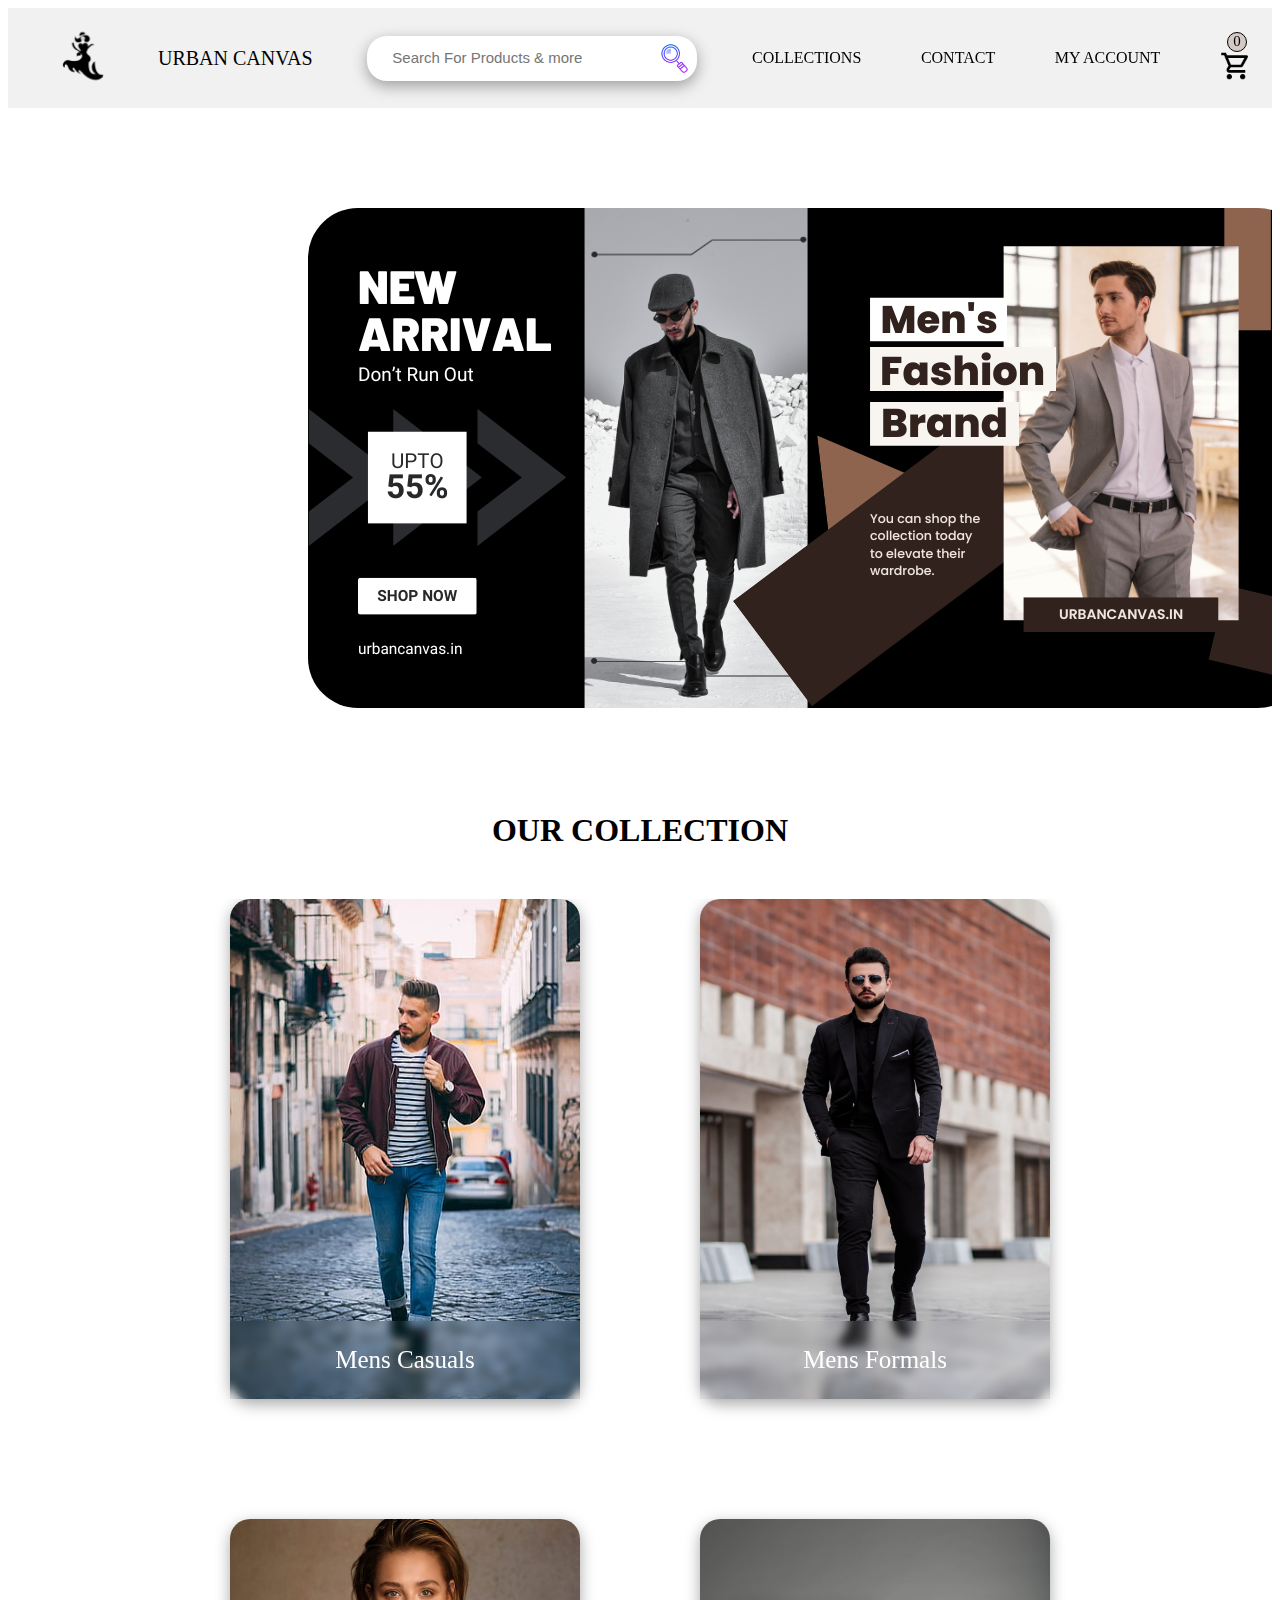
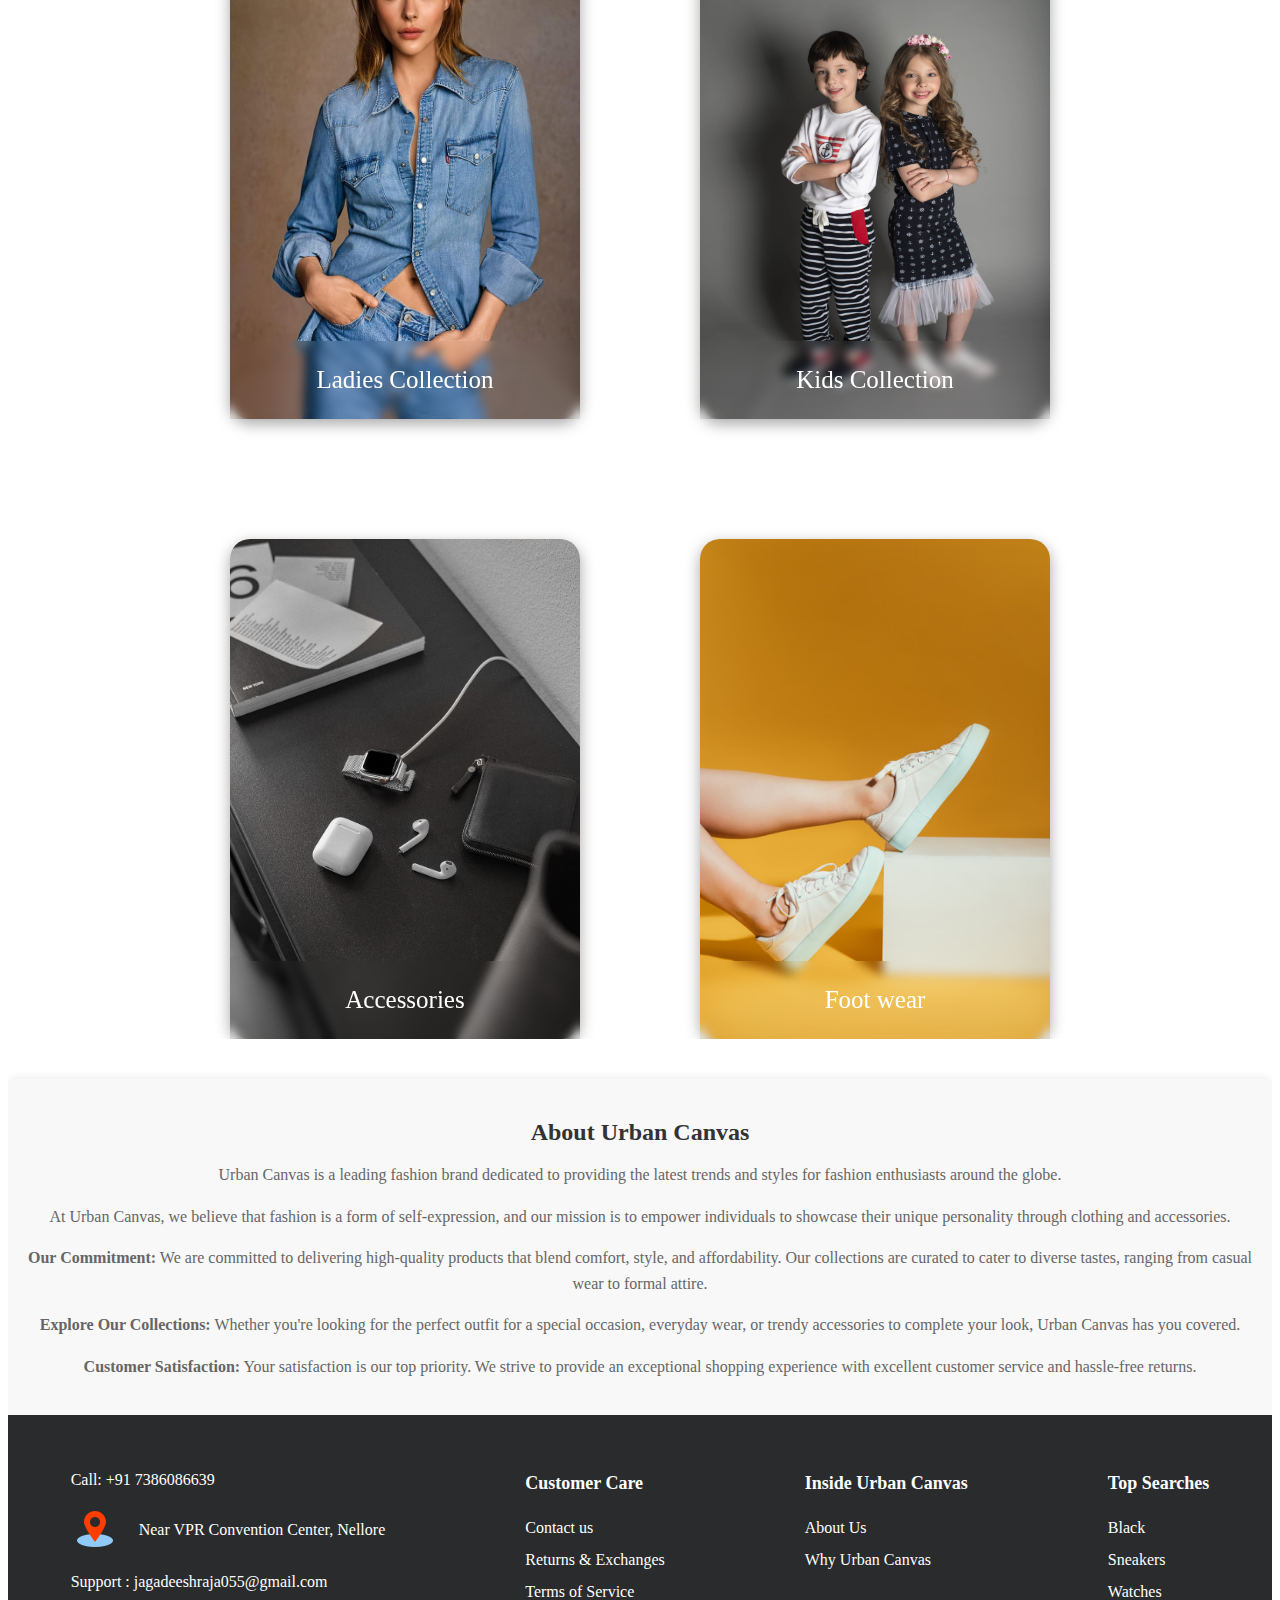
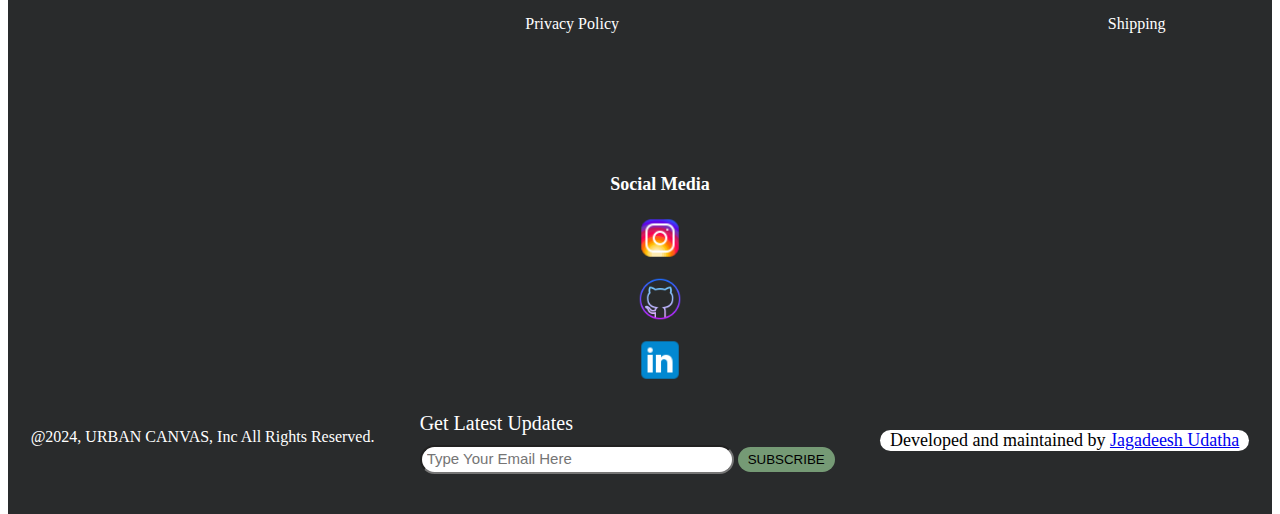
<file: index.html>
<!DOCTYPE html>
<html lang="en">
<head>
  <meta charset="UTF-8">
  <meta name="viewport" content="width=device-width, initial-scale=1.0, maximum-scale=1.0, user-scalable=no">

  <title>Urban Canvas</title>
  <link rel = "stylesheet" href = "header.css">
  <link rel = "stylesheet" href = "index.css">
  <link rel = "stylesheet" href = "media-screen.css">
  <link rel="stylesheet" href = "footer.css">
</head>
<body>
  <div  class="header-div" id = "header-div-id">
    <header>
      <nav class="main-header">
        <div class="outer-left-header">
          <div class="left-header">
            <a href = "index.html">
              <img class="main-logo" src = "images/UrbanCanvasLogo.png" alt = "Fashion-Logo">
            </a>
            <p class="logo-name">
              URBAN CANVAS
            </p>
          </div>
          <div class="mobile-menu">
            <div class="add-to-cart">
              <div class="cart-value-div">
                <p class="cart-value"> 0 </p>
              </div>
              <a href = "cart.html">
                <img class="add-to-cart-img" src="images/AddToCart.png" alt = "Cart">
              </a>
            </div>
        </div>
      </div>
          
        
      <div class="results-bar">
          <input type = "text" placeholder="Search For Products & more" class="search-input">
          <img onclick = "searchItems();" src = "images/icons/icons8-search-64.png">
        
      </div>
      <div class="right-header">
        <li onclick = "scrollToSection('collections-page');">COLLECTIONS</li>
        <li onclick = "scrollToSection('about-page')">CONTACT</li>
        <li>MY ACCOUNT</li>
        
        <div class="add-to-cart" >
          <div class="cart-value-div">
            <p class="cart-value">  </p>
          </div>
          <a href = "cart.html"><img class="add-to-cart-img" src="images/AddToCart.png" alt = "Cart"></a>

        </div>
      </div>
  
      </nav>
    </header>
  </div>
  
  
  
  <div class="whole-main-page" id="whole-page">
    
    <main>
      <div class="images-scroll">
        <div class="mens-wear">
            <a href = "mens-casuals.html">
              <img  onmouseover="stopScroll()" onmouseleave="startScroll()" src="images/Mens-wear.png" alt = "mens-wear-promotion">
            </a>
        </div>
        <div class="womens-wear">
          <a href = "ladies-collection.html">
            <img onmouseover="stopScroll()" onmouseleave="startScroll()"  src = "images/ladies-wear.gif" alt = "ladies-wear-promotion">
          </a>
        </div>
        <div class="shoes">
          <a href = "shoe-collection.html">
            <img onmouseover="stopScroll()" onmouseleave="startScroll()"  src ="images/foot-wear.png" alt = "foot-wear-promotion">
          </a>
        </div>

        <div class="accessories">
          <a href = "accessories-collection.html">
            <img onmouseover="stopScroll()" onmouseleave="startScroll()"  src = "images/accessories.gif" alt = "accessories-promotion">
          </a>
        </div>

        <div class="kids-wear">
          <a href = "kids-collection.html">
            <img onmouseover="stopScroll()" onmouseleave="startScroll()"  src = "images/kids-wear.gif" alt = "kids-wear-promotion">

          </a>
        </div>
      </div>
      <h1 id = "collections-page"> OUR COLLECTION </h1>
      <div class="collections">
        <div class="mens-collection" onclick="goToMensCasual()">
          <img class="collection-image" src = "images/mens-collection.jpg">
          <div  class="collection-name">
            <p> Mens Casuals</p>
          </div>
        </div>
        <div class="mens-formal-collection" onclick = "goToMensFormal()">
          <img class="collection-image" src = "images/mens-formal-collection.jpg">
          <div  class="collection-name">
            <p> Mens Formals</p>
          </div>
        </div>
        <div class="ladies-collection" onclick = "goToLadiesCollection();">
          <img class="collection-image" src = "images/womens-collection.jpg">
          <div  class="collection-name">
            <p> Ladies Collection</p>
          </div>
        </div>
        <div class="kids-collection" onclick = "goToKidsCollection();">
          <img class="collection-image" src = "images//kids-wear-collection.jpg">
          <div  class="collection-name">
            <p> Kids Collection</p>
          </div>
        </div>
        <div class="accessories-collection" onclick = "goToAccessoriesCollection();">
          <img class="collection-image" src = "images/accessories-collection.jpg">
          <div  class="collection-name">
            <p> Accessories </p>
          </div>
        </div>
        <div class="foot-wear-collection" onclick = "goToFootWearCollection();">
          <img class="collection-image" src = "images/foot-wear-collection.jpg">
          <div  class="collection-name">
            <p> Foot wear </p>
          </div>
        </div>
      </div>

      <section class="about-section" id = 'about-page'>
        <h2>About Urban Canvas</h2>
        <p>
          Urban Canvas is a leading fashion brand dedicated to providing the latest trends and styles for fashion enthusiasts around the globe.
        </p>
        <p>
          At Urban Canvas, we believe that fashion is a form of self-expression, and our mission is to empower individuals to showcase their unique personality through clothing and accessories.
        </p>
        <p>
          <strong>Our Commitment:</strong> We are committed to delivering high-quality products that blend comfort, style, and affordability. Our collections are curated to cater to diverse tastes, ranging from casual wear to formal attire.
        </p>
        <p>
          <strong>Explore Our Collections:</strong> Whether you're looking for the perfect outfit for a special occasion, everyday wear, or trendy accessories to complete your look, Urban Canvas has you covered.
        </p>
        <p>
          <strong>Customer Satisfaction:</strong> Your satisfaction is our top priority. We strive to provide an exceptional shopping experience with excellent customer service and hassle-free returns.
        </p>
      </section>
    </main>
    <footer id="contact-page">
      <section class="contact-section">
        
        <div class="all-footer">
          <div class="phone-email">
            <p> Call: +91 7386086639</p>
            <div class="maps-icon">
              <a href = "https://www.google.com/maps/place/VPR+Convention+Centre/@14.3868989,79.9752205,15z/data=!4m6!3m5!1s0x3a4cf3afc59ce0b1:0xd9302344cf956f59!8m2!3d14.3877938!4d79.9732563!16s%2Fg%2F1q62fb8f_?entry=ttu">          <img src = "images/icons/icons8-place-marker-48.png">
              </a>
              <p> Near VPR Convention Center, Nellore</p>
            </div>
            <p> Support : jagadeeshraja055@gmail.com</p>
          </div>

          <div class="customer-care">
            <ul> <p>Customer Care</p>
              <li>Contact us</li>
              <li>Returns & Exchanges</li>
              <li>Terms of Service</li>
              <li>Privacy Policy</li>
            </ul>
          </div>
  
          <div class="inside-urban-canvas">
            <ul> <p>Inside Urban Canvas</p>
              <li>About Us</li>
              <li>Why Urban Canvas</li>
            </ul>
          </div>
  
          <div class="top-searches">
            <ul> <p>Top Searches</p>
              <li>Black</li>
              <li>Sneakers</li>
              <li>Watches</li>
              <li>Shipping</li>
            </ul>
          </div>
  
          <div class="social-media">
            <ul> <p> Social Media </p>
            <li>
              <div class="social-media-data">
                <a href = "https://www.instagram.com/jagadeesh_raja_/">
                  <img src = "images/icons/icons8-instagram-48.png">
                </a>
              </div>
            </li>
            <li>
              <div class="social-media-data">
                <a href ="https://github.com/Jagadeesh-Udatha?tab=repositories">
                  <img src = "images/icons/icons8-github-64.png">
                </a>
              </div>
            </li>
            <li>
              <div class="social-media-data">
                <a href  = "https://www.linkedin.com/in/jagadeesh-udatha-109935244/">
                  <img src = "images/icons/icons8-linkedin-48.png">
                </a>
              </div>
            </li>
          </ul>  
          </div>
        </div>

        <div class="end-footer">
          <div class="rights">
            <p>@2024, URBAN CANVAS, Inc <span> All Rights Reserved.</span></p>
          </div>
          <div class="get-latest-info">
            <label for="text" > Get Latest Updates </label>
            <div clas="all-latest">
              <input type = 'text' id = "text" placeholder="Type Your Email Here"> 
              <button class="all-latest-button">
                SUBSCRIBE
              </button>
            </div>
          </div>
          <div class="maintained">
            <p>Developed and maintained by <a href = "https://www.linkedin.com/in/jagadeesh-udatha-109935244/"> Jagadeesh Udatha</a></p>
          </div>
        </div>
      </section>
    </footer>
  </div>

    <script src = "casuals.js"></script>
    <script src  = "search-items.js"></script>
    <script src = "formals.js"></script>
    <script src = "kids-collections.js"></script>
    <script src = "ladies-collection.js"></script>
    <script src = "shoe-collection.js"></script>
    <script src = "accessories-collection.js"></script>
    <script src = "index.js"></script>

</body>
</html>
</file>
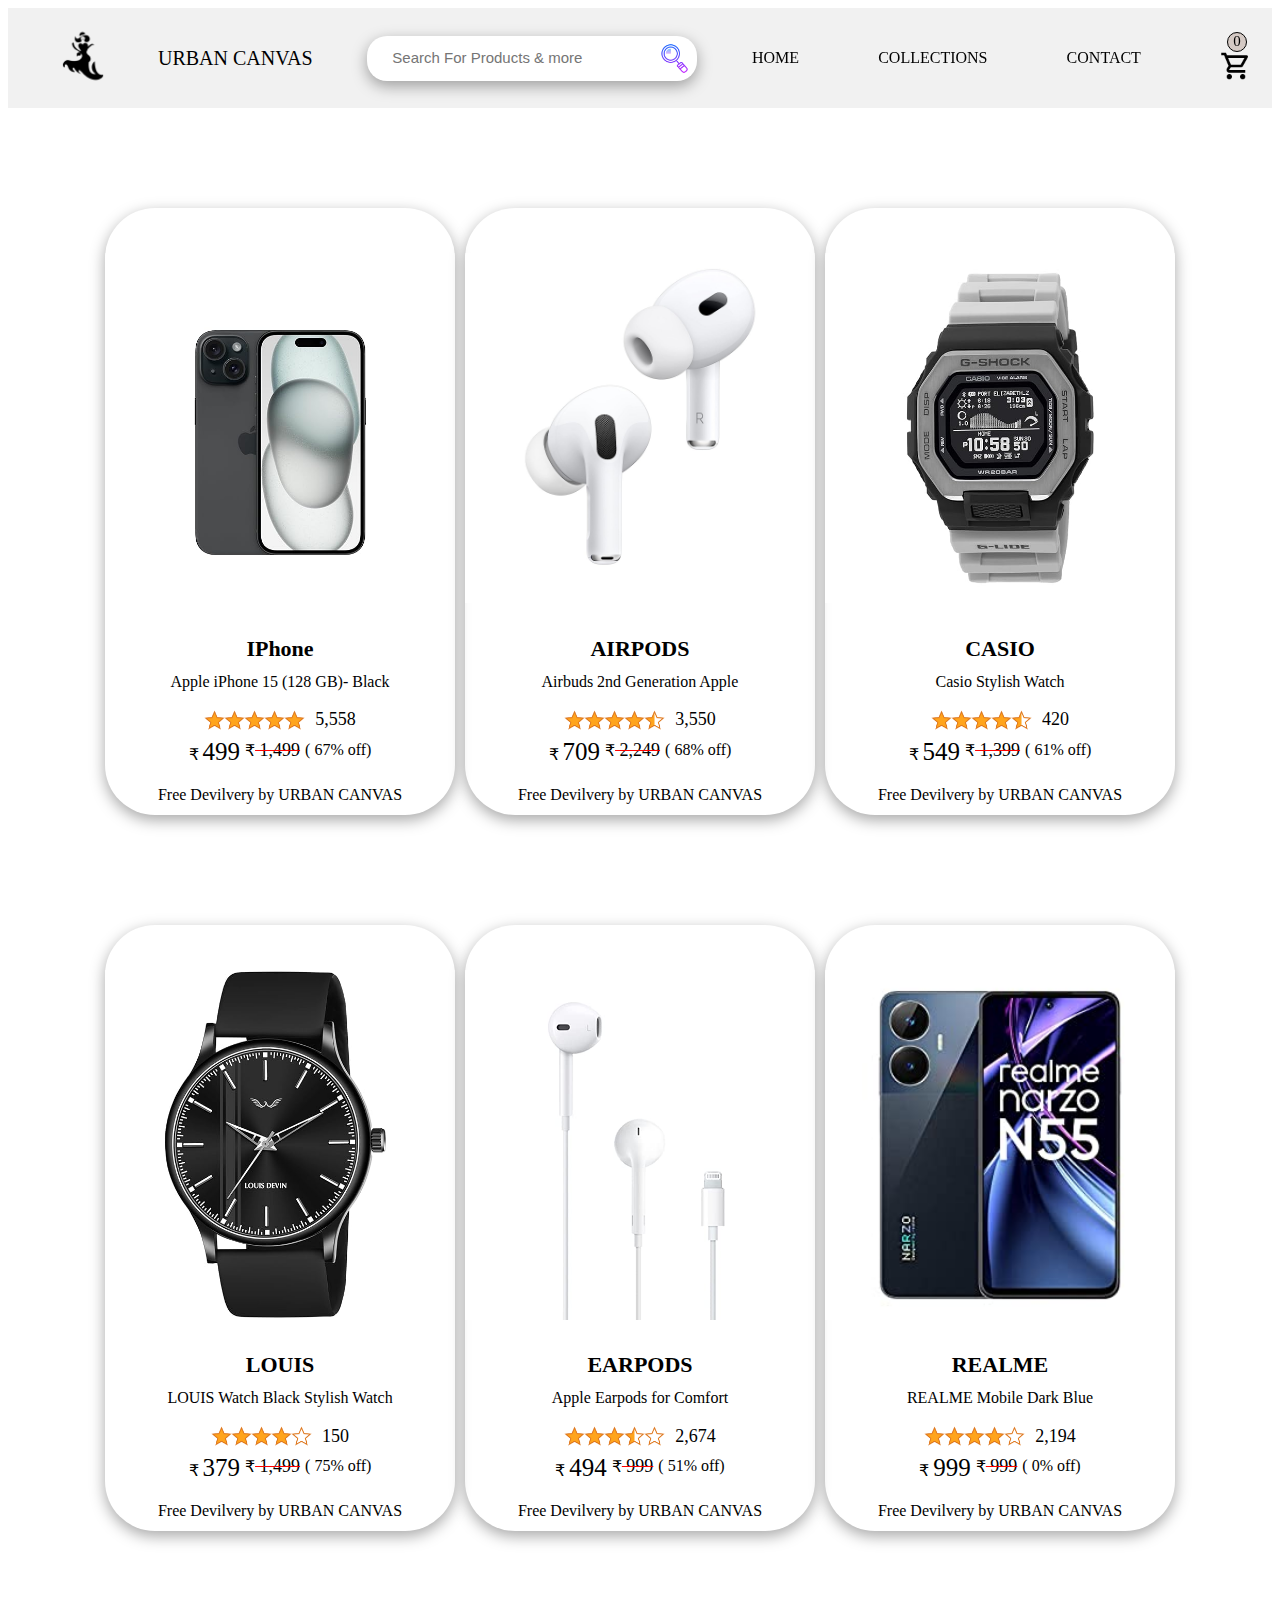
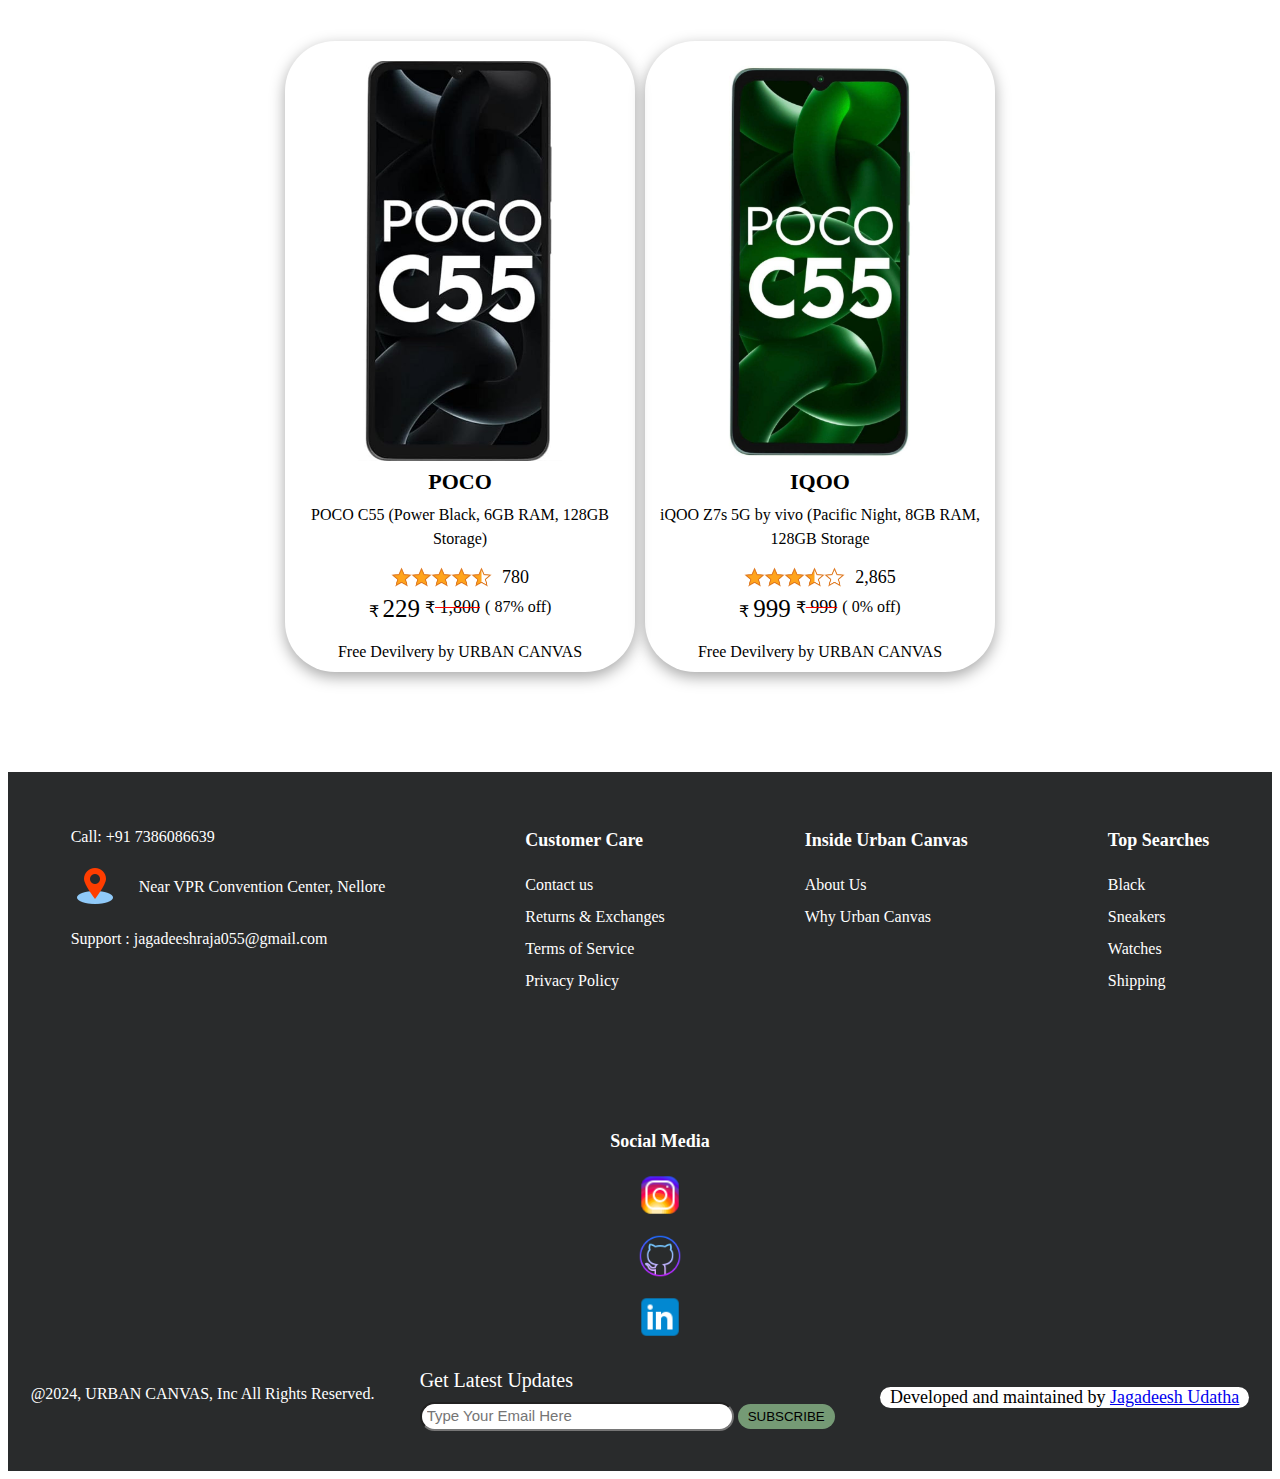
<file: accessories-collection.html>
<!DOCTYPE html>
<html lang="en">
<head>
  <meta charset="UTF-8">
  <meta name="viewport" content="width=device-width, initial-scale=1.0, maximum-scale=1.0, user-scalable=no">
  <title>Mens Casuals</title>
  <link rel = "stylesheet" href = "header.css">
  <link rel = "stylesheet" href = "mens-casuals.css">
  <link rel="stylesheet" href = "footer.css">
  <link rel = "stylesheet" href = "media-screen.css">

</head>
<body>
  <div  class="header-div" id = "header-div-id">
    <header>
      <nav class="main-header">
        <div class="outer-left-header">
          <div class="left-header">
            <a href = "index.html">
              <img class="main-logo" src = "images/UrbanCanvasLogo.png" alt = "Fashion-Logo">
            </a>
            <p class="logo-name">
              URBAN CANVAS
            </p>
          </div>
          <div class="mobile-menu">
            <div class="add-to-cart">
              <div class="cart-value-div">
                <p class="cart-value"> 0 </p>
              </div>
              <a href = "cart.html"><img class="add-to-cart-img" src="images/AddToCart.png" alt = "Cart"></a>
  
            </div>
          </div>
        </div>
        
        <div class="results-bar">
            <input type = "text" placeholder="Search For Products & more" class="search-input">
            <img onclick = "searchItems();" src = "images/icons/icons8-search-64.png">
          
        </div>
        <div class="right-header">
          <li onclick = "goToHomePage();">HOME</li>
          <li onclick = "redirectToCollections()">COLLECTIONS</li>
          <li onclick = "scrollToSection('contact-page');">CONTACT</li>
          
          <div class="add-to-cart" >
            <div class="cart-value-div">
              <p class="cart-value"> 0 </p>
            </div>
            <a href = "cart.html"><img class="add-to-cart-img" src="images/AddToCart.png" alt = "Cart"></a>

          </div>
        </div>
  
      </nav>
    </header>
  </div>
  <div class="all-outfits-mens-casual" id="all-men-casual">
   
  </div>
  <footer id="contact-page">
    <section class="contact-section">
      
      <div class="all-footer">
        <div class="phone-email">
          <p> Call: +91 7386086639</p>
          <div class="maps-icon">
            <a href = "https://www.google.com/maps/place/VPR+Convention+Centre/@14.3868989,79.9752205,15z/data=!4m6!3m5!1s0x3a4cf3afc59ce0b1:0xd9302344cf956f59!8m2!3d14.3877938!4d79.9732563!16s%2Fg%2F1q62fb8f_?entry=ttu">          <img src = "images/icons/icons8-place-marker-48.png">
            </a>
            <p> Near VPR Convention Center, Nellore</p>
          </div>
          <p> Support : jagadeeshraja055@gmail.com</p>
        </div>

        <div class="customer-care">
          <ul> <p>Customer Care</p>
            <li>Contact us</li>
            <li>Returns & Exchanges</li>
            <li>Terms of Service</li>
            <li>Privacy Policy</li>
          </ul>
        </div>

        <div class="inside-urban-canvas">
          <ul> <p>Inside Urban Canvas</p>
            <li>About Us</li>
            <li>Why Urban Canvas</li>
          </ul>
        </div>

        <div class="top-searches">
          <ul> <p>Top Searches</p>
            <li>Black</li>
            <li>Sneakers</li>
            <li>Watches</li>
            <li>Shipping</li>
          </ul>
        </div>

        <div class="social-media">
          <ul> <p> Social Media </p>
          <li>
            <div class="social-media-data">
             <a href = "https://www.instagram.com/jagadeesh_raja_/">
              <img src = "images/icons/icons8-instagram-48.png">
             </a>
            </div>
          </li>
          <li>
            <div class="social-media-data">
              <a href ="https://github.com/Jagadeesh-Udatha?tab=repositories">
                <img src = "images/icons/icons8-github-64.png">
              </a>
            </div>
          </li>
          <li>
            <div class="social-media-data">
              <a href  = "https://www.linkedin.com/in/jagadeesh-udatha-109935244/">
                <img src = "images/icons/icons8-linkedin-48.png">
              </a>
            </div>
          </li>
        </ul>  
        </div>
      </div>

      <div class="end-footer">
        <div class="rights">
          <p>@2024, URBAN CANVAS, Inc <span> All Rights Reserved.</span></p>
        </div>
        <div class="get-latest-info">
          <label for="text" > Get Latest Updates </label>
          <div clas="all-latest">
            <input type = 'text' id = "text" placeholder="Type Your Email Here">
            <button class="all-latest-button">
              SUBSCRIBE
            </button>
          </div>
        </div>
        <div class="maintained">
          <p>Developed and maintained by <a href = "https://www.linkedin.com/in/jagadeesh-udatha-109935244/"> Jagadeesh Udatha</a></p>
        </div>
      </div>
    </section>
  </footer>
  <script src = "accessories-collection.js"></script>
  <script src  = "search-items.js"></script>

  
</body>
</html>
</file>
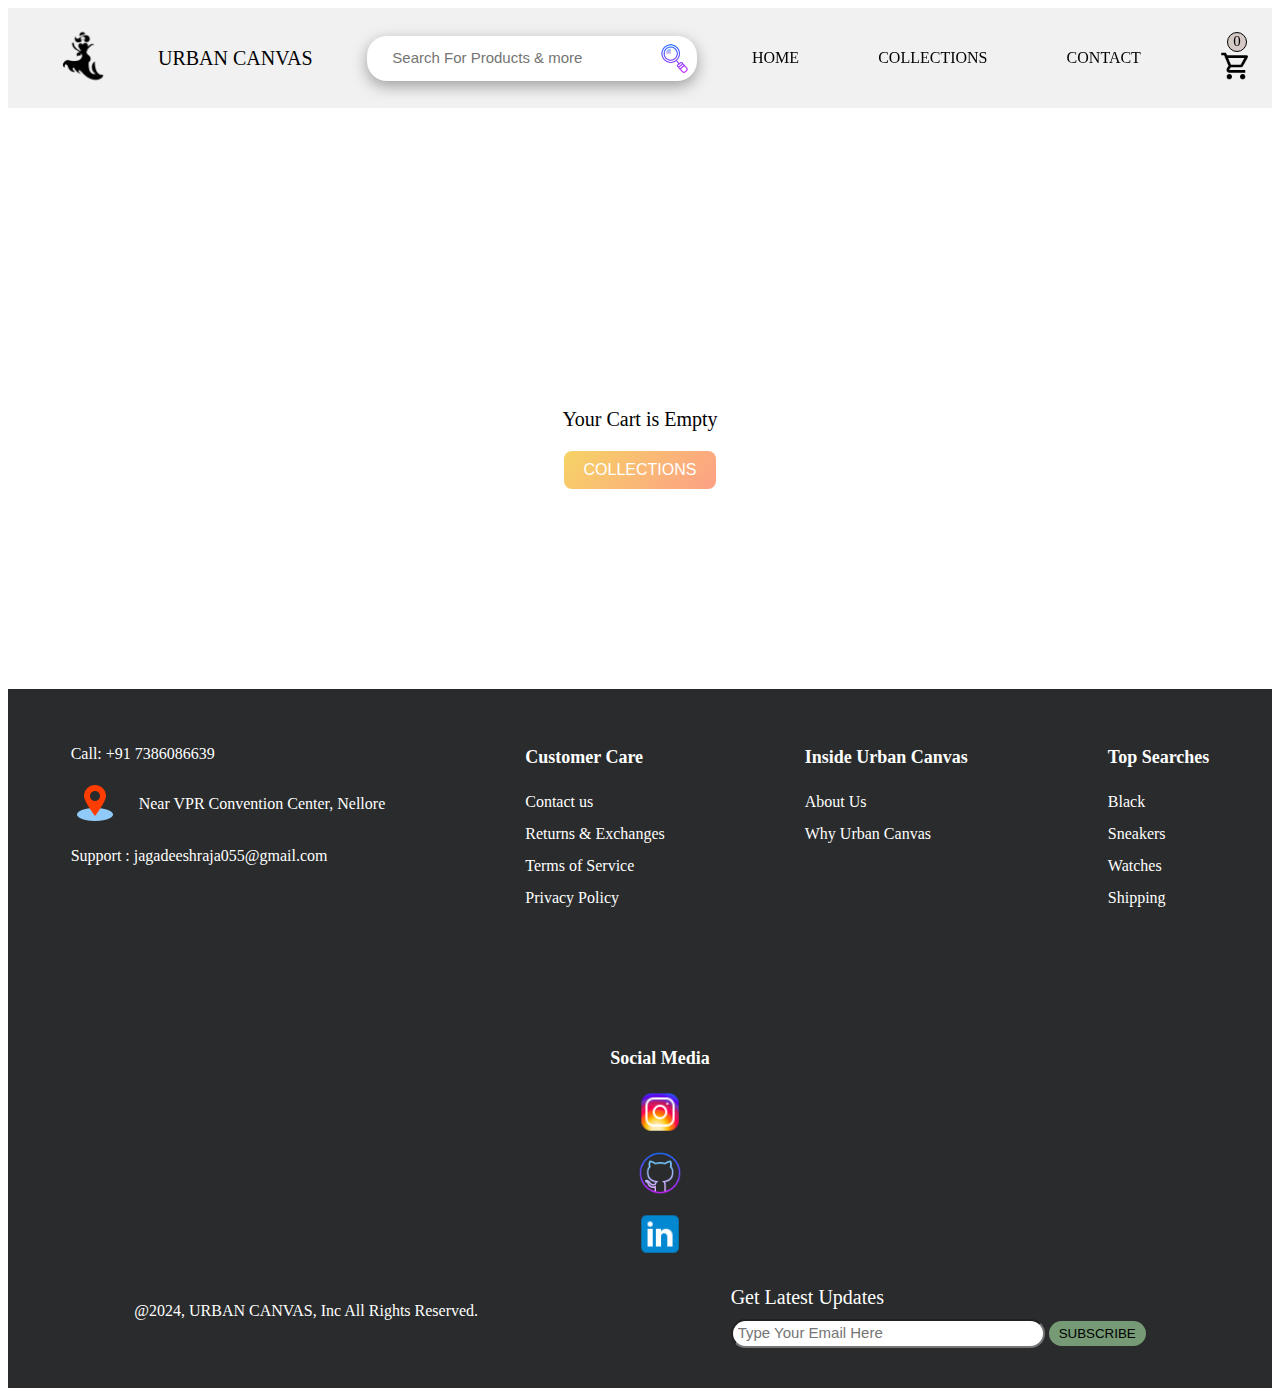
<file: cart.html>
<!DOCTYPE html>
<html lang="en">
<head>
  <meta charset="UTF-8">
  <meta name="viewport" content="width=device-width, initial-scale=1.0, maximum-scale=1.0, user-scalable=no">

  <title>Your Cart</title>
  <link rel="stylesheet" href="cart.css">
  <link rel="stylesheet" href="header.css">
  <link rel="stylesheet" href="footer.css">
  <link rel="stylesheet" href="media-screen.css">
</head>
<body>
  <div  class="header-div" id = "header-div-id">
    <header>
      <nav class="main-header">
        <div class="outer-left-header">
          <div class="left-header">
            <a href = "index.html">
              <img class="main-logo" src = "images/UrbanCanvasLogo.png" alt = "Fashion-Logo">
            </a>
            <p class="logo-name">
              URBAN CANVAS
            </p>
          </div>
          <div class="mobile-menu">
            <div class="add-to-cart">
              <div class="cart-value-div">
                <p class="cart-value"> 0 </p>
              </div>
              <a href = "cart.html"><img class="add-to-cart-img" src="images/AddToCart.png" alt = "Cart"></a>
  
            </div>
          </div>
        </div>
        
        <div class="results-bar">
            <input type = "text" placeholder="Search For Products & more" class="search-input">
            <img onclick = "searchItems();" src = "images/icons/icons8-search-64.png">
          
        </div>
        <div class="right-header">
          <li onclick = "goToHomePage();">HOME</li>
          <li onclick = "redirectToCollections()">COLLECTIONS</li>
          <li onclick = "scrollToSection('contact-page');">CONTACT</li>
          
          <div class="add-to-cart" >
            <div class="cart-value-div">
              <p class="cart-value"> 0 </p>
            </div>
            <a href = "cart.html"><img class="add-to-cart-img" src="images/AddToCart.png" alt = "Cart"></a>

          </div>
        </div>
  
      </nav>
    </header>
  </div>
  <div class="whole-cart">
    <div class="cart-container" id="cart-container"></div>
    <div class="price-amount">
      <div class="mrp-cost"></div>
      <div class="discount-mrp"></div>
      <div class="extra-Fee">
        <p>Extra Fee</p>
        <p>&#8377 20</p>
      </div>
      <div class="shipping-fee">
        <p>Shipping Fee</p>
        <p class="free"><span>&#8377 79</span> FREE</p>
      </div>
      <hr width="100%">
      <div class="total-amount"></div>
      <div class="send-off-details">
        <button>PLACE ORDER</button>
        <button onclick="clearCart()">Clear Cart</button>
      </div>
    </div>
  </div>
  <footer id="contact-page">
    <section class="contact-section">
      
      <div class="all-footer">
        <div class="phone-email">
          <p> Call: +91 7386086639</p>
          <div class="maps-icon">
            <a href = "https://www.google.com/maps/place/VPR+Convention+Centre/@14.3868989,79.9752205,15z/data=!4m6!3m5!1s0x3a4cf3afc59ce0b1:0xd9302344cf956f59!8m2!3d14.3877938!4d79.9732563!16s%2Fg%2F1q62fb8f_?entry=ttu">          <img src = "images/icons/icons8-place-marker-48.png">
            </a>
            <p> Near VPR Convention Center, Nellore</p>
          </div>
          <p> Support : jagadeeshraja055@gmail.com</p>
        </div>

        <div class="customer-care">
          <ul> <p>Customer Care</p>
            <li>Contact us</li>
            <li>Returns & Exchanges</li>
            <li>Terms of Service</li>
            <li>Privacy Policy</li>
          </ul>
        </div>

        <div class="inside-urban-canvas">
          <ul> <p>Inside Urban Canvas</p>
            <li>About Us</li>
            <li>Why Urban Canvas</li>
          </ul>
        </div>

        <div class="top-searches">
          <ul> <p>Top Searches</p>
            <li>Black</li>
            <li>Sneakers</li>
            <li>Watches</li>
            <li>Shipping</li>
          </ul>
        </div>

        <div class="social-media">
          <ul> <p> Social Media </p>
          <li>
            <div class="social-media-data">
             <a href = "https://www.instagram.com/jagadeesh_raja_/">
              <img src = "images/icons/icons8-instagram-48.png">
             </a>
            </div>
          </li>
          <li>
            <div class="social-media-data">
              <a href ="https://github.com/Jagadeesh-Udatha?tab=repositories">
                <img src = "images/icons/icons8-github-64.png">
              </a>
            </div>
          </li>
          <li>
            <div class="social-media-data">
              <a href  = "https://www.linkedin.com/in/jagadeesh-udatha-109935244/">
                <img src = "images/icons/icons8-linkedin-48.png">
              </a>
            </div>
          </li>
        </ul>  
        </div>
      </div>

      <div class="end-footer">
        <div class="rights">
          <p>@2024, URBAN CANVAS, Inc <span> All Rights Reserved.</span></p>
        </div>
        <div class="get-latest-info">
          <label for="text" > Get Latest Updates </label>
          <div clas="all-latest">
            <input type = 'text' id = "text" placeholder="Type Your Email Here">
            <button class="all-latest-button">
              SUBSCRIBE
            </button>
          </div>
        </div>
      </div>
    </section>
  </footer>
  <script src  = "search-items.js"></script>

  <script>
    var totalCostMRP = 0;
    var totalDiscount = 0;
    var totalFinalMRP = 20;

    function getCartItems() {
      return JSON.parse(localStorage.getItem('cartItems')) || [];
    }

    function updateCartItems(cartItems) {
      localStorage.setItem('cartItems', JSON.stringify(cartItems));
    }

    function setCartLength() {
      const cartItems = getCartItems();
      localStorage.setItem('cartLength', JSON.stringify(cartItems.length));
    }


  async function removeProduct(index) {
  const cartItems = getCartItems();
  totalCostMRP -= convertIntoInt(cartItems[index].oldCost);
  totalFinalMRP -= parseInt(cartItems[index].oldCost);
  totalDiscount -= convertIntoInt(cartItems[index].oldCost) - parseInt(cartItems[index].newCost);
  cartItems.splice(index, 1);
  updateCartItems(cartItems);

  // Wait for a short time to ensure local storage is updated
  await new Promise(resolve => setTimeout(resolve, 100));
  updateCartValue();
  setCartLength();
  renderCartItems();
  updateTotalCost();
  updateTotalDiscount();
  updateFinalTotalMRP();
}

    function updateCartValue() {
      const cartItems = getCartItems();
      const cartValueElements = document.querySelectorAll(".cart-value");

      cartValueElements.forEach((cartValueElement) => {
        cartValueElement.textContent = cartItems.length;
      });
    }

    function clearCart() {
      localStorage.removeItem('cartItems');
      renderCartItems();
      updateCartValue();
      setCartLength();
    }

    function GoToHomePage() {
      window.location.href = "index.html";
    }

    function renderCartItems() {
      const cartItems = getCartItems();
      const cartContainer = document.getElementById('cart-container');
      cartContainer.innerHTML = '';

      if (cartItems.length === 0) {
        document.querySelector(".whole-cart").innerHTML = `
          Your Cart is Empty 
          <button class="check-more" onclick="GoToHomePage();">COLLECTIONS</button>
        `;
        var cartDisplayRender = document.querySelector(".whole-cart");
        cartDisplayRender.classList.add("change-render-cart");
        updateCartValue();
        setCartLength();
        return;
      }

      totalCostMRP = 0;  // Reset variables before recalculating
      totalDiscount = 0;
      totalFinalMRP = 20; 

      cartItems.forEach((item, index) => {
        const itemElement = document.createElement('div');
        itemElement.classList.add('cart-product');
        itemElement.innerHTML = `
          <div class="cart-image">
            <img src="images/${item.image}1.jpg">
          </div>
          <div class="cart-product-data">
            <div class="cart-product-brand">
              <p class="cart-brand">${item.brand}</p>
              <p class="cart-name">${item.name}</p>
              <p class="sold-by">Sold by: URBAN CANVAS</p>
            </div>
            <div class="discount-cart-new">
              <p>&#8377 ${item.newCost}</p>
              <p class="cart-old-cost">&#8377 ${item.oldCost}</p>
              <p class='cart-discount'>${item.discount}% off</p>
            </div>
            <div class="cart-timer">
              <img src="images/icons8-timer.gif">
              <p>14 days return available</p>
            </div>
            <button onclick="removeProduct(${index})" class="remove-product">Remove</button>
          </div>
        `;
        cartContainer.appendChild(itemElement);
        totalCostMRP += convertIntoInt(item.oldCost);
        totalDiscount += convertIntoInt(item.oldCost) - parseInt(item.newCost);
        totalFinalMRP += parseInt(item.newCost);
      });
      updateTotalCost();
      updateTotalDiscount();
      updateFinalTotalMRP();
    }

    function convertIntoInt(number) {
      const stringWithoutCommas = number.replace(/,/g, '');
      return parseInt(stringWithoutCommas);
    }

    function updateTotalCost() {
      const formattedTotalCost = totalCostMRP.toLocaleString('en-IN');
      document.querySelector(".mrp-cost").innerHTML = `
        <p>Total MRP</p>
        <p>&#8377 ${formattedTotalCost}</p>
      `;
    }

    function updateTotalDiscount() {
      const formattedTotalDiscount = totalDiscount.toLocaleString('en-IN');
      document.querySelector(".discount-mrp").innerHTML = `
        <p>Discount on MRP</p>
        <p>- &#8377 ${formattedTotalDiscount}</p>
      `;
    }

    function updateFinalTotalMRP() {
      const formattedTotalFinalMRP = totalFinalMRP.toLocaleString('en-IN');
      document.querySelector(".total-amount").innerHTML = `
        <p>Total Cost</p>
        <p>&#8377 ${formattedTotalFinalMRP}</p>
      `;
    }

    document.addEventListener("DOMContentLoaded", function () {
      renderCartItems();
      updateTotalCost();
      updateTotalDiscount();
      updateFinalTotalMRP();
      updateCartValue();
      setCartLength();
    });

    function goToHomePage() {
      window.location.href = "index.html";
    }

    function redirectToCollections() {
      window.location.href = "index.html#collections-page";
    }

    function redirectToCart() {
      window.location.href = "cart.html";
    }

    function scrollToSection(sectionId) {
      var targetElement = document.getElementById("contact-page");
      targetElement.scrollIntoView({ behavior: "smooth" });
    }

    var keyPressEnterRow = document.querySelector(".search-input");
    keyPressEnterRow.addEventListener(("keydown"), function(event) {
      if(event.key === "Enter") {
        searchItems();
      }
    })
  </script>
</body>
</html>
</file>
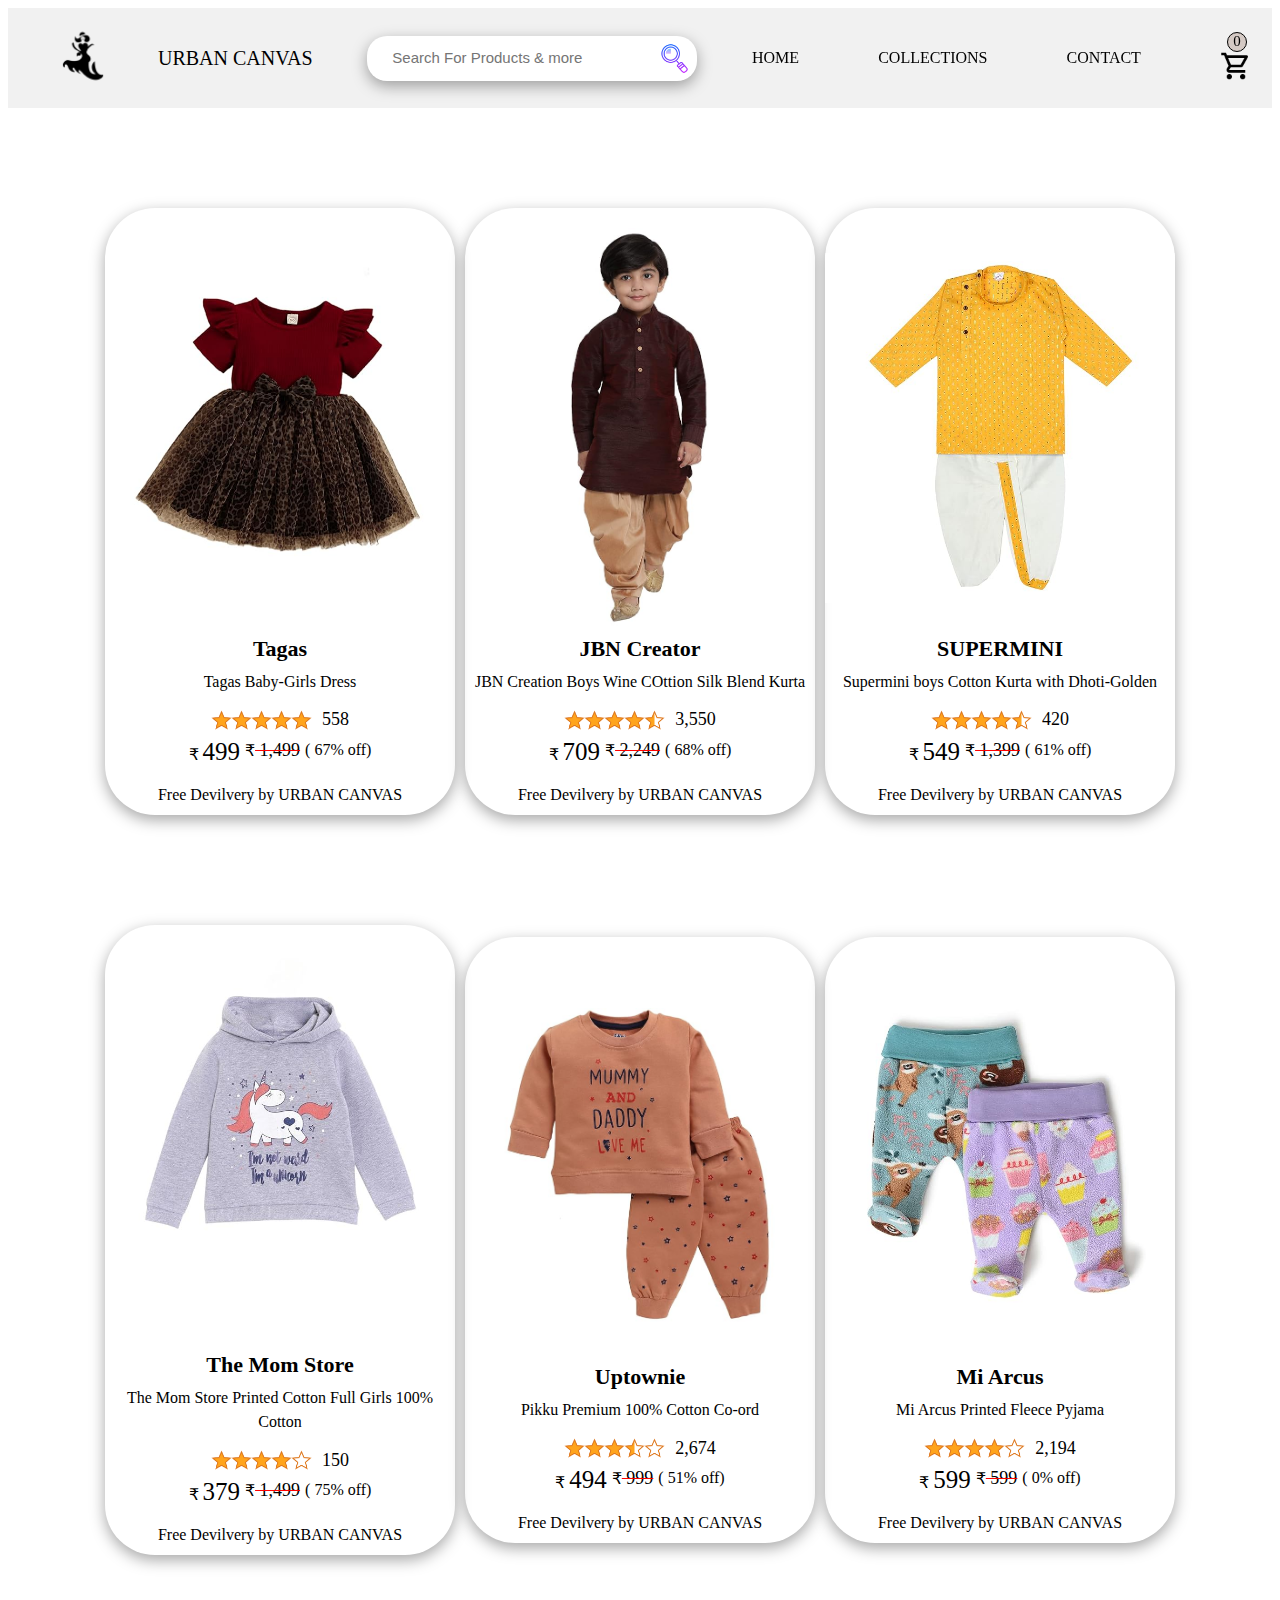
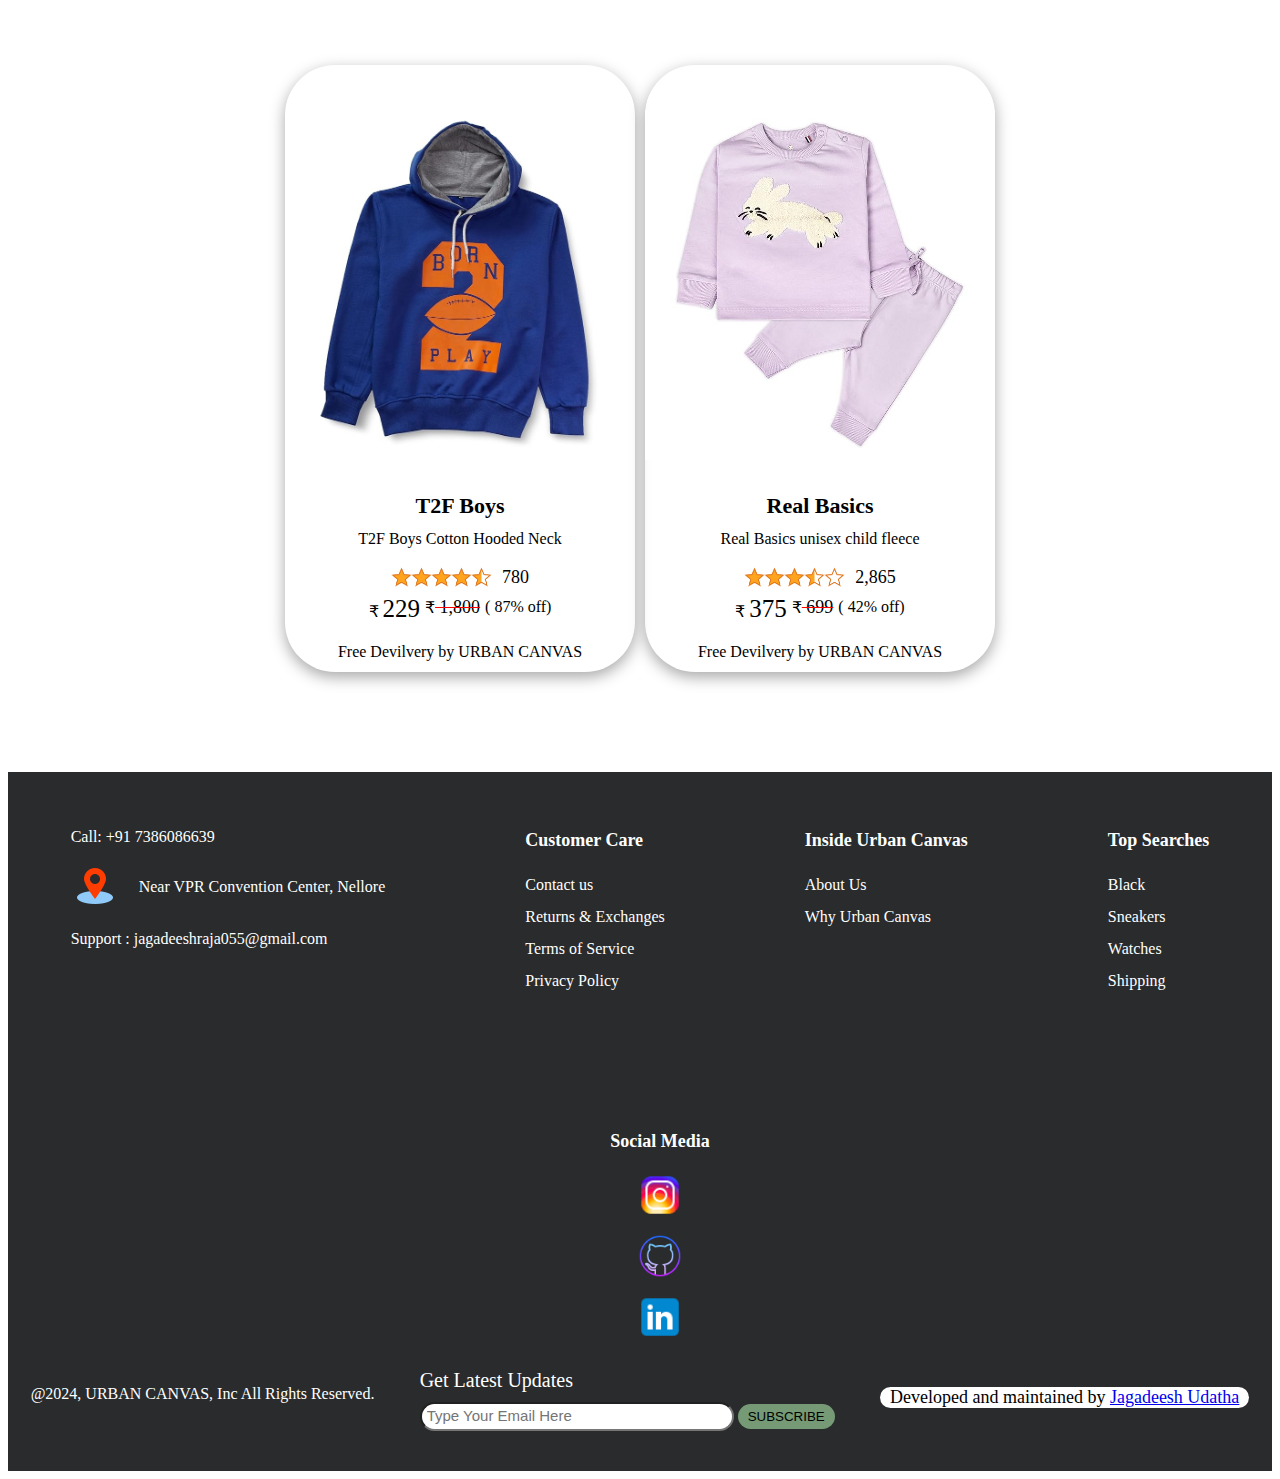
<file: kids-collection.html>
<!DOCTYPE html>
<html lang="en">
<head>
  <meta charset="UTF-8">
  <meta name="viewport" content="width=device-width, initial-scale=1.0, maximum-scale=1.0, user-scalable=no">

  <title>Mens Casuals</title>
  <link rel = "stylesheet" href = "header.css">
  <link rel = "stylesheet" href = "mens-casuals.css">
  <link rel="stylesheet" href = "footer.css">
  <link rel = "stylesheet" href = "media-screen.css">

</head>
<body>
  <div  class="header-div" id = "header-div-id">
    <header>
      <nav class="main-header">
        <div class="outer-left-header">
          <div class="left-header">
            <a href = "index.html">
              <img class="main-logo" src = "images/UrbanCanvasLogo.png" alt = "Fashion-Logo">
            </a>
            <p class="logo-name">
              URBAN CANVAS
            </p>
          </div>
          <div class="mobile-menu">
            <div class="add-to-cart">
              <div class="cart-value-div">
                <p class="cart-value"> 0 </p>
              </div>
              <a href = "cart.html"><img class="add-to-cart-img" src="images/AddToCart.png" alt = "Cart"></a>
  
            </div>
          </div>
        </div>
        
        <div class="results-bar">
            <input type = "text" placeholder="Search For Products & more" class="search-input">
            <img onclick = "searchItems();" src = "images/icons/icons8-search-64.png">
          
        </div>
        <div class="right-header">
          <li onclick = "goToHomePage();">HOME</li>
          <li onclick = "redirectToCollections()">COLLECTIONS</li>
          <li onclick = "scrollToSection('contact-page');">CONTACT</li>
          
          <div class="add-to-cart" >
            <div class="cart-value-div">
              <p class="cart-value"> 0 </p>
            </div>
            <a href = "cart.html"><img class="add-to-cart-img" src="images/AddToCart.png" alt = "Cart"></a>

          </div>
        </div>
  
      </nav>
    </header>
  </div>
  <div class="all-outfits-mens-casual" id="all-men-casual">
   
  </div>
  <footer id="contact-page">
    <section class="contact-section">
      
      <div class="all-footer">
        <div class="phone-email">
          <p> Call: +91 7386086639</p>
          <div class="maps-icon">
            <a href = "https://www.google.com/maps/place/VPR+Convention+Centre/@14.3868989,79.9752205,15z/data=!4m6!3m5!1s0x3a4cf3afc59ce0b1:0xd9302344cf956f59!8m2!3d14.3877938!4d79.9732563!16s%2Fg%2F1q62fb8f_?entry=ttu">          <img src = "images/icons/icons8-place-marker-48.png">
            </a>
            <p> Near VPR Convention Center, Nellore</p>
          </div>
          <p> Support : jagadeeshraja055@gmail.com</p>
        </div>

        <div class="customer-care">
          <ul> <p>Customer Care</p>
            <li>Contact us</li>
            <li>Returns & Exchanges</li>
            <li>Terms of Service</li>
            <li>Privacy Policy</li>
          </ul>
        </div>

        <div class="inside-urban-canvas">
          <ul> <p>Inside Urban Canvas</p>
            <li>About Us</li>
            <li>Why Urban Canvas</li>
          </ul>
        </div>

        <div class="top-searches">
          <ul> <p>Top Searches</p>
            <li>Black</li>
            <li>Sneakers</li>
            <li>Watches</li>
            <li>Shipping</li>
          </ul>
        </div>

        <div class="social-media">
          <ul> <p> Social Media </p>
          <li>
            <div class="social-media-data">
             <a href = "https://www.instagram.com/jagadeesh_raja_/">
              <img src = "images/icons/icons8-instagram-48.png">
             </a>
            </div>
          </li>
          <li>
            <div class="social-media-data">
              <a href ="https://github.com/Jagadeesh-Udatha?tab=repositories">
                <img src = "images/icons/icons8-github-64.png">
              </a>
            </div>
          </li>
          <li>
            <div class="social-media-data">
              <a href  = "https://www.linkedin.com/in/jagadeesh-udatha-109935244/">
                <img src = "images/icons/icons8-linkedin-48.png">
              </a>
            </div>
          </li>
        </ul>  
        </div>
      </div>

      <div class="end-footer">
        <div class="rights">
          <p>@2024, URBAN CANVAS, Inc <span> All Rights Reserved.</span></p>
        </div>
        <div class="get-latest-info">
          <label for="text" > Get Latest Updates </label>
          <div clas="all-latest">
            <input type = 'text' id = "text" placeholder="Type Your Email Here">
            <button class="all-latest-button">
              SUBSCRIBE
            </button>
          </div>
        </div>
        <div class="maintained">
          <p>Developed and maintained by <a href = "https://www.linkedin.com/in/jagadeesh-udatha-109935244/"> Jagadeesh Udatha</a></p>
        </div>
      </div>
    </section>
  </footer>
  <script src  = "search-items.js"></script>

  <script src = "kids-collections.js"></script>
</body>
</html>
</file>
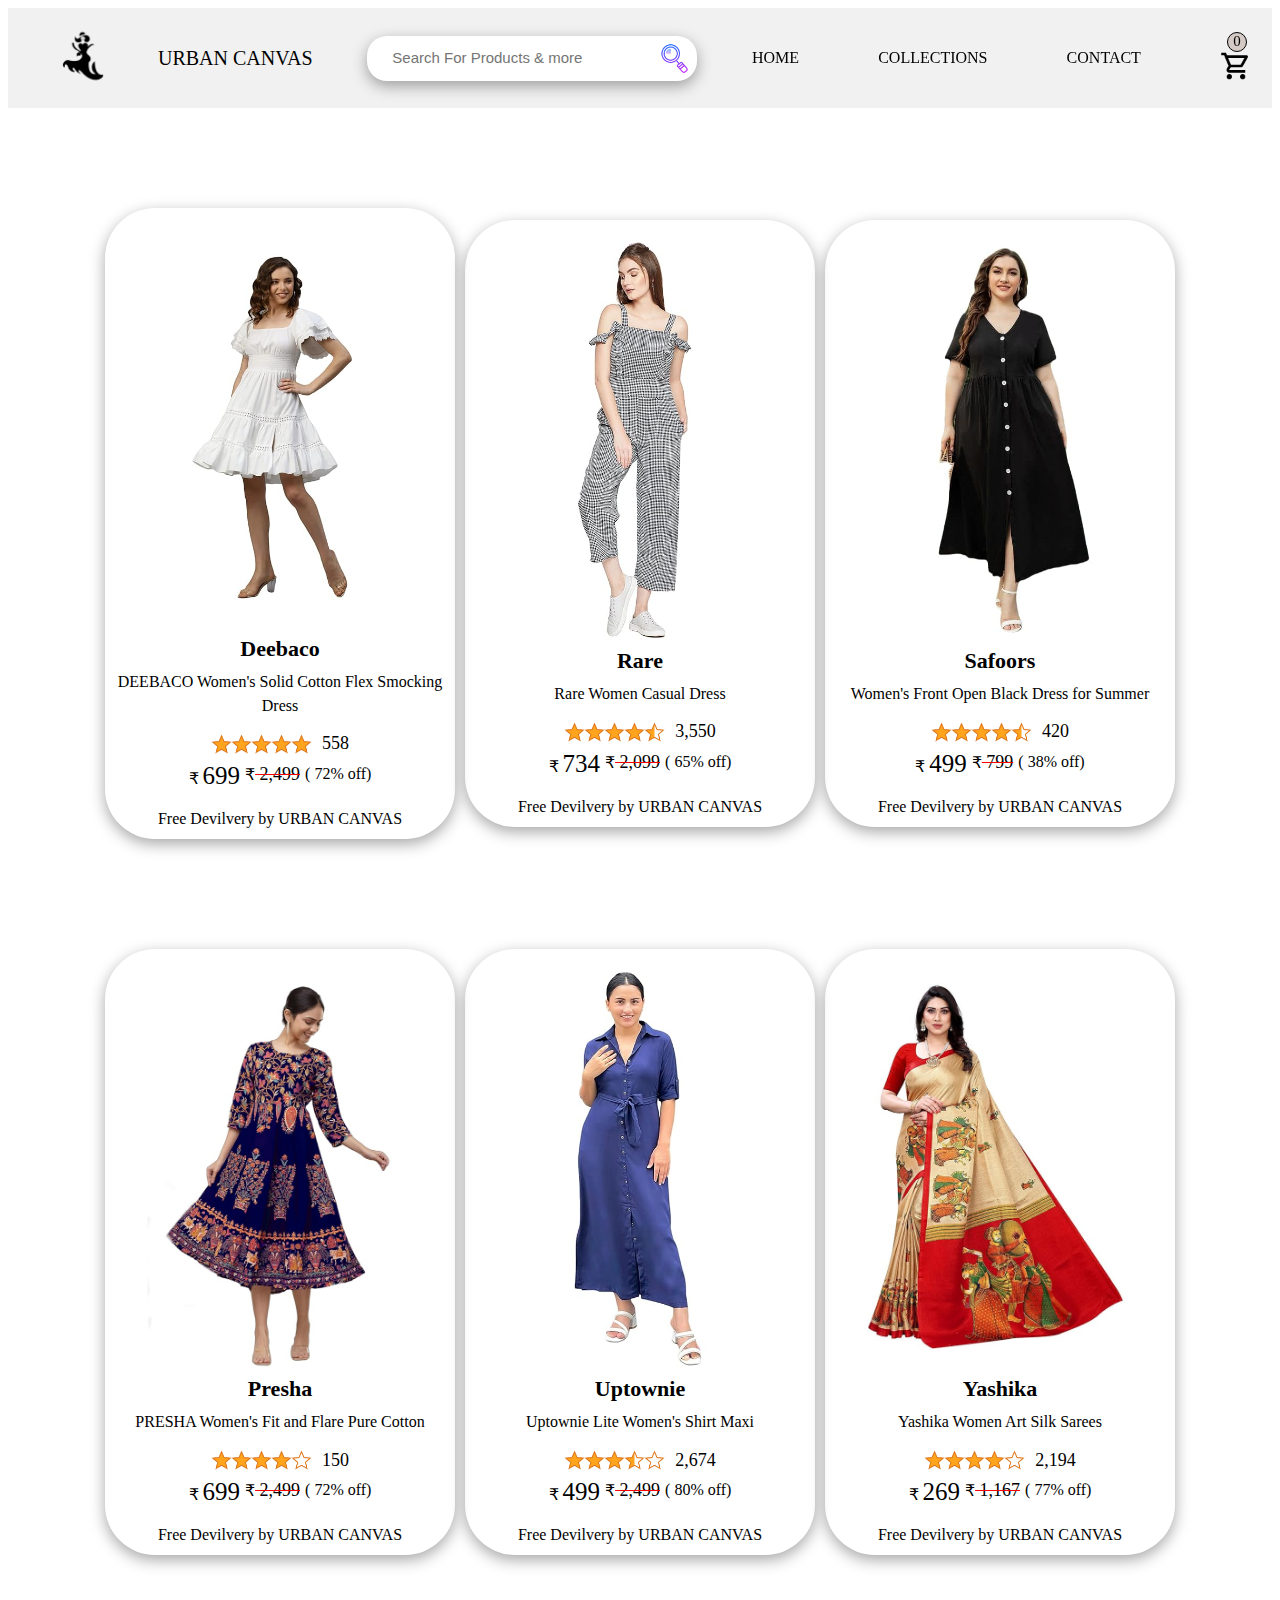
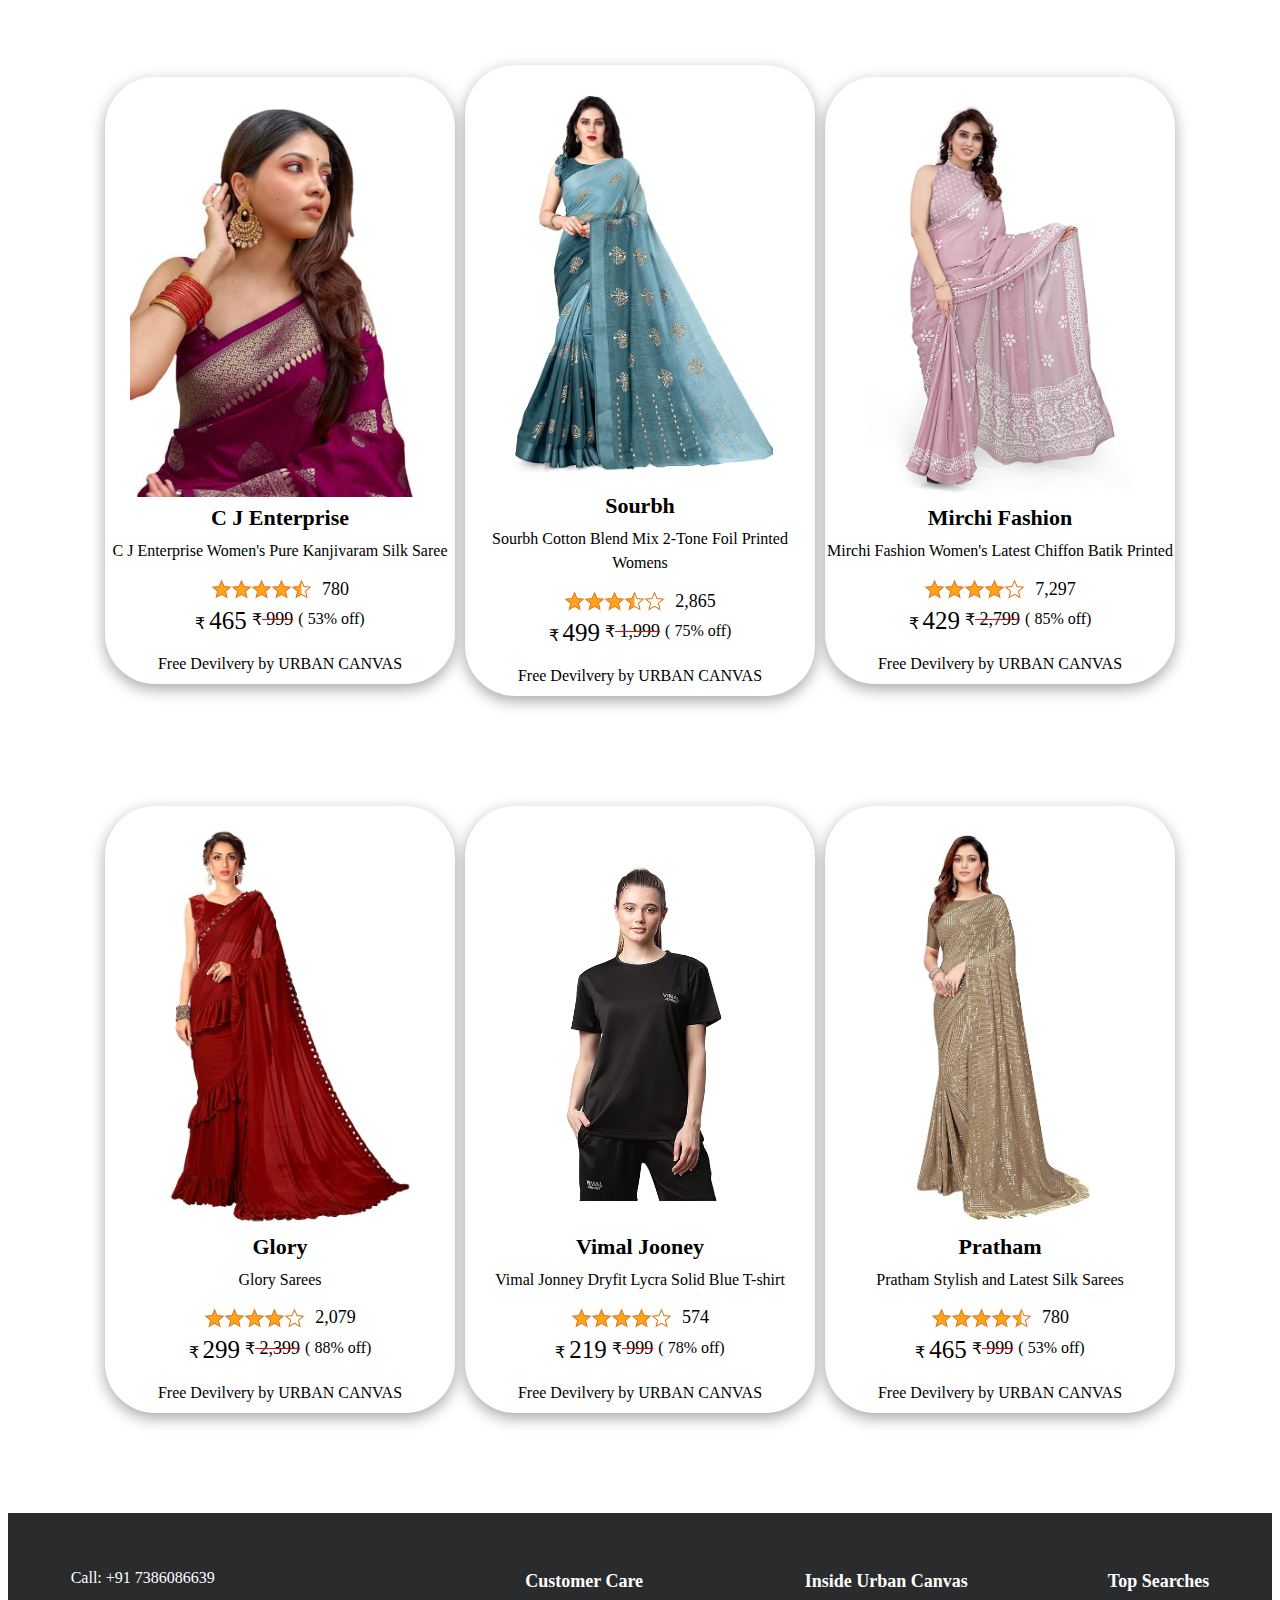
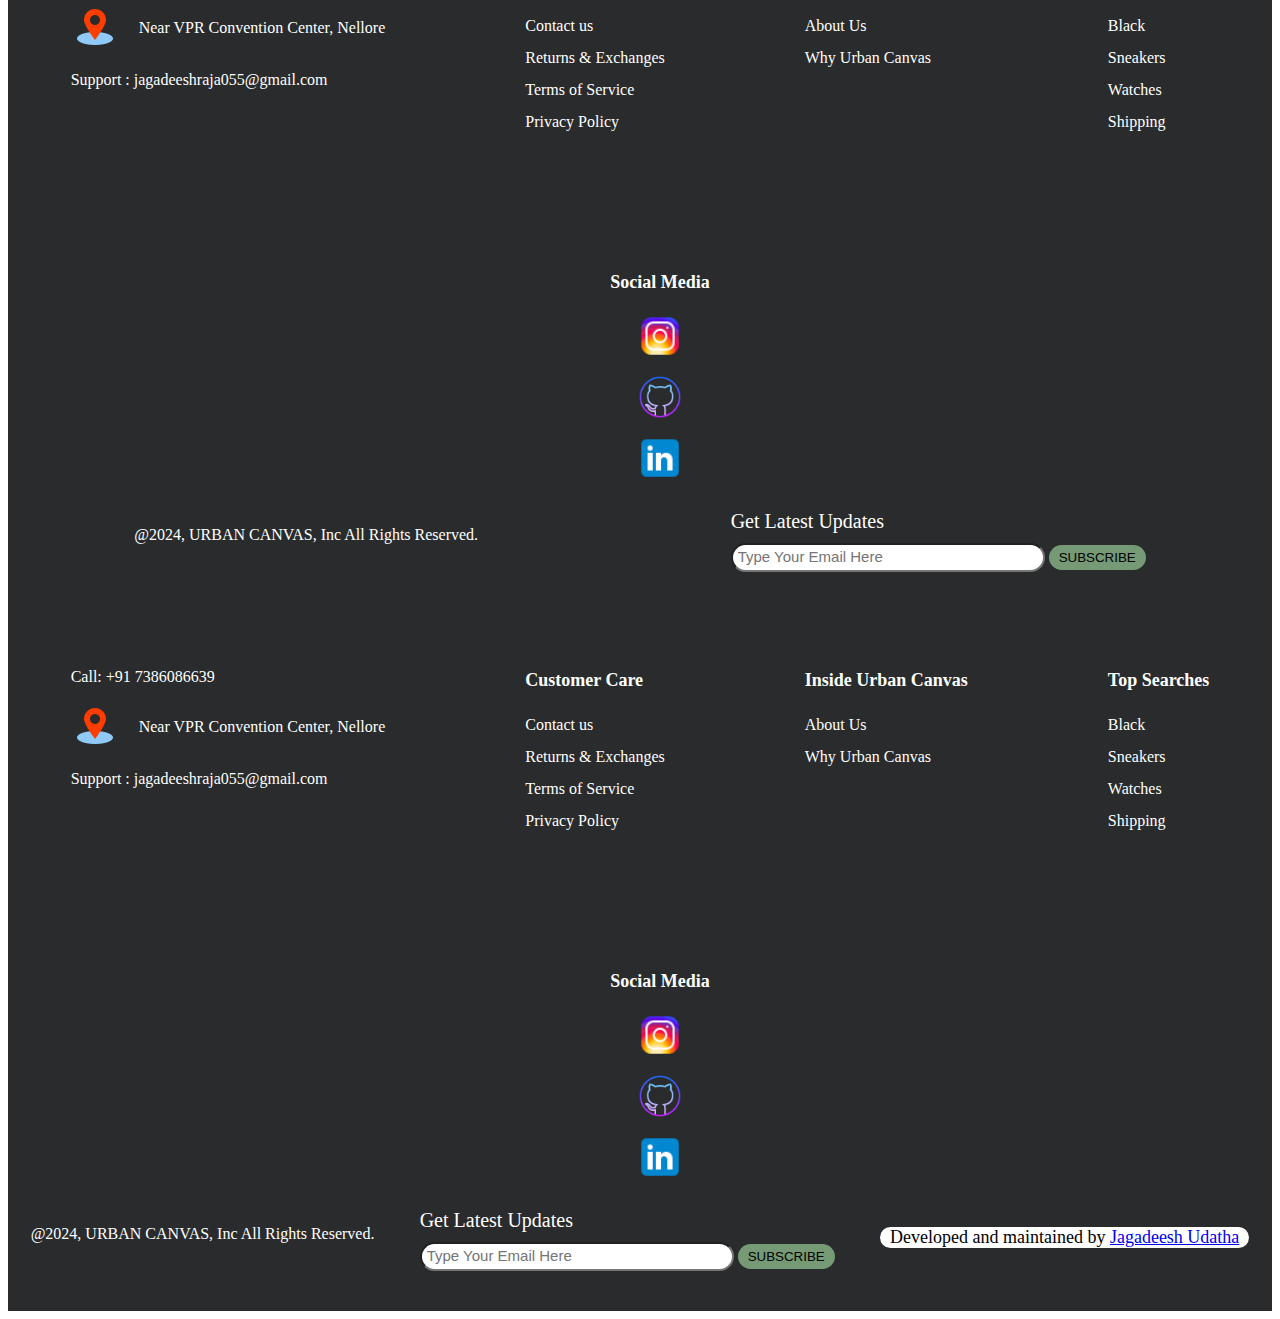
<file: ladies-collection.html>
<!DOCTYPE html>
<html lang="en">
<head>
  <meta charset="UTF-8">
  <meta name="viewport" content="width=device-width, initial-scale=1.0, maximum-scale=1.0, user-scalable=no">
  <title>Mens Casuals</title>
  <link rel = "stylesheet" href = "header.css">
  <link rel = "stylesheet" href = "mens-casuals.css">
  <link rel="stylesheet" href = "footer.css">
  <link rel = "stylesheet" href = "media-screen.css">

</head>
<body>
  <div  class="header-div" id = "header-div-id">
    <header>
      <nav class="main-header">
        <div class="outer-left-header">
          <div class="left-header">
            <a href = "index.html">
              <img class="main-logo" src = "images/UrbanCanvasLogo.png" alt = "Fashion-Logo">
            </a>
            <p class="logo-name">
              URBAN CANVAS
            </p>
          </div>
          <div class="mobile-menu">
            <div class="add-to-cart">
              <div class="cart-value-div">
                <p class="cart-value"> 0 </p>
              </div>
              <a href = "cart.html"><img class="add-to-cart-img" src="images/AddToCart.png" alt = "Cart"></a>
  
            </div>
          </div>
        </div>
        
        <div class="results-bar">
            <input type = "text" placeholder="Search For Products & more" class="search-input">
            <img onclick = "searchItems();" src = "images/icons/icons8-search-64.png">
          
        </div>
        <div class="right-header">
          <li onclick = "goToHomePage();">HOME</li>
          <li onclick = "redirectToCollections()">COLLECTIONS</li>
          <li onclick = "scrollToSection('contact-page');">CONTACT</li>
          
          <div class="add-to-cart" >
            <div class="cart-value-div">
              <p class="cart-value"> 0 </p>
            </div>
            <a href = "cart.html"><img class="add-to-cart-img" src="images/AddToCart.png" alt = "Cart"></a>

          </div>
        </div>
  
      </nav>
    </header>
  </div>
  <div class="all-outfits-mens-casual" id="all-men-casual">
   
  </div>
  <footer id="contact-page">
    <section class="contact-section">
      
      <div class="all-footer">
        <div class="phone-email">
          <p> Call: +91 7386086639</p>
          <div class="maps-icon">
            <a href = "https://www.google.com/maps/place/VPR+Convention+Centre/@14.3868989,79.9752205,15z/data=!4m6!3m5!1s0x3a4cf3afc59ce0b1:0xd9302344cf956f59!8m2!3d14.3877938!4d79.9732563!16s%2Fg%2F1q62fb8f_?entry=ttu">          <img src = "images/icons/icons8-place-marker-48.png">
            </a>
            <p> Near VPR Convention Center, Nellore</p>
          </div>
          <p> Support : jagadeeshraja055@gmail.com</p>
        </div>

        <div class="customer-care">
          <ul> <p>Customer Care</p>
            <li>Contact us</li>
            <li>Returns & Exchanges</li>
            <li>Terms of Service</li>
            <li>Privacy Policy</li>
          </ul>
        </div>

        <div class="inside-urban-canvas">
          <ul> <p>Inside Urban Canvas</p>
            <li>About Us</li>
            <li>Why Urban Canvas</li>
          </ul>
        </div>

        <div class="top-searches">
          <ul> <p>Top Searches</p>
            <li>Black</li>
            <li>Sneakers</li>
            <li>Watches</li>
            <li>Shipping</li>
          </ul>
        </div>

        <div class="social-media">
          <ul> <p> Social Media </p>
          <li>
            <div class="social-media-data">
             <a href = "https://www.instagram.com/jagadeesh_raja_/">
              <img src = "images/icons/icons8-instagram-48.png">
             </a>
            </div>
          </li>
          <li>
            <div class="social-media-data">
              <a href ="https://github.com/Jagadeesh-Udatha?tab=repositories">
                <img src = "images/icons/icons8-github-64.png">
              </a>
            </div>
          </li>
          <li>
            <div class="social-media-data">
              <a href  = "https://www.linkedin.com/in/jagadeesh-udatha-109935244/">
                <img src = "images/icons/icons8-linkedin-48.png">
              </a>
            </div>
          </li>
        </ul>  
        </div>
      </div>

      <div class="end-footer">
        <div class="rights">
          <p>@2024, URBAN CANVAS, Inc <span> All Rights Reserved.</span></p>
        </div>
        <div class="get-latest-info">
          <label for="text" > Get Latest Updates </label>
          <div clas="all-latest">
            <input type = 'text' id = "text" placeholder="Type Your Email Here">
            <button class="all-latest-button">
              SUBSCRIBE
            </button>
          </div>
        </div>
      </div>
    </section>
  </footer><footer id="contact-page">
    <section class="contact-section">
      
      <div class="all-footer">
        <div class="phone-email">
          <p> Call: +91 7386086639</p>
          <div class="maps-icon">
            <a href = "https://www.google.com/maps/place/VPR+Convention+Centre/@14.3868989,79.9752205,15z/data=!4m6!3m5!1s0x3a4cf3afc59ce0b1:0xd9302344cf956f59!8m2!3d14.3877938!4d79.9732563!16s%2Fg%2F1q62fb8f_?entry=ttu">          <img src = "images/icons/icons8-place-marker-48.png">
            </a>
            <p> Near VPR Convention Center, Nellore</p>
          </div>
          <p> Support : jagadeeshraja055@gmail.com</p>
        </div>

        <div class="customer-care">
          <ul> <p>Customer Care</p>
            <li>Contact us</li>
            <li>Returns & Exchanges</li>
            <li>Terms of Service</li>
            <li>Privacy Policy</li>
          </ul>
        </div>

        <div class="inside-urban-canvas">
          <ul> <p>Inside Urban Canvas</p>
            <li>About Us</li>
            <li>Why Urban Canvas</li>
          </ul>
        </div>

        <div class="top-searches">
          <ul> <p>Top Searches</p>
            <li>Black</li>
            <li>Sneakers</li>
            <li>Watches</li>
            <li>Shipping</li>
          </ul>
        </div>

        <div class="social-media">
          <ul> <p> Social Media </p>
          <li>
            <div class="social-media-data">
             <a href = "https://www.instagram.com/jagadeesh_raja_/">
              <img src = "images/icons/icons8-instagram-48.png">
             </a>
            </div>
          </li>
          <li>
            <div class="social-media-data">
              <a href ="https://github.com/Jagadeesh-Udatha?tab=repositories">
                <img src = "images/icons/icons8-github-64.png">
              </a>
            </div>
          </li>
          <li>
            <div class="social-media-data">
              <a href  = "https://www.linkedin.com/in/jagadeesh-udatha-109935244/">
                <img src = "images/icons/icons8-linkedin-48.png">
              </a>
            </div>
          </li>
        </ul>  
        </div>
      </div>

      <div class="end-footer">
        <div class="rights">
          <p>@2024, URBAN CANVAS, Inc <span> All Rights Reserved.</span></p>
        </div>
          <div class="get-latest-info">
            <label for="text" > Get Latest Updates </label>
            <div clas="all-latest">
              <input type = 'text' id = "text" placeholder="Type Your Email Here">
              <button class="all-latest-button">
                SUBSCRIBE
              </button>
            </div>
          </div>
          <div class="maintained">
            <p>Developed and maintained by <a href = "https://www.linkedin.com/in/jagadeesh-udatha-109935244/"> Jagadeesh Udatha</a></p>
          </div>
        
        
      </div>
    </section>
  </footer>
  <script src  = "search-items.js"></script>
  <script src = "ladies-collection.js"></script>
</body>
</html>
</file>
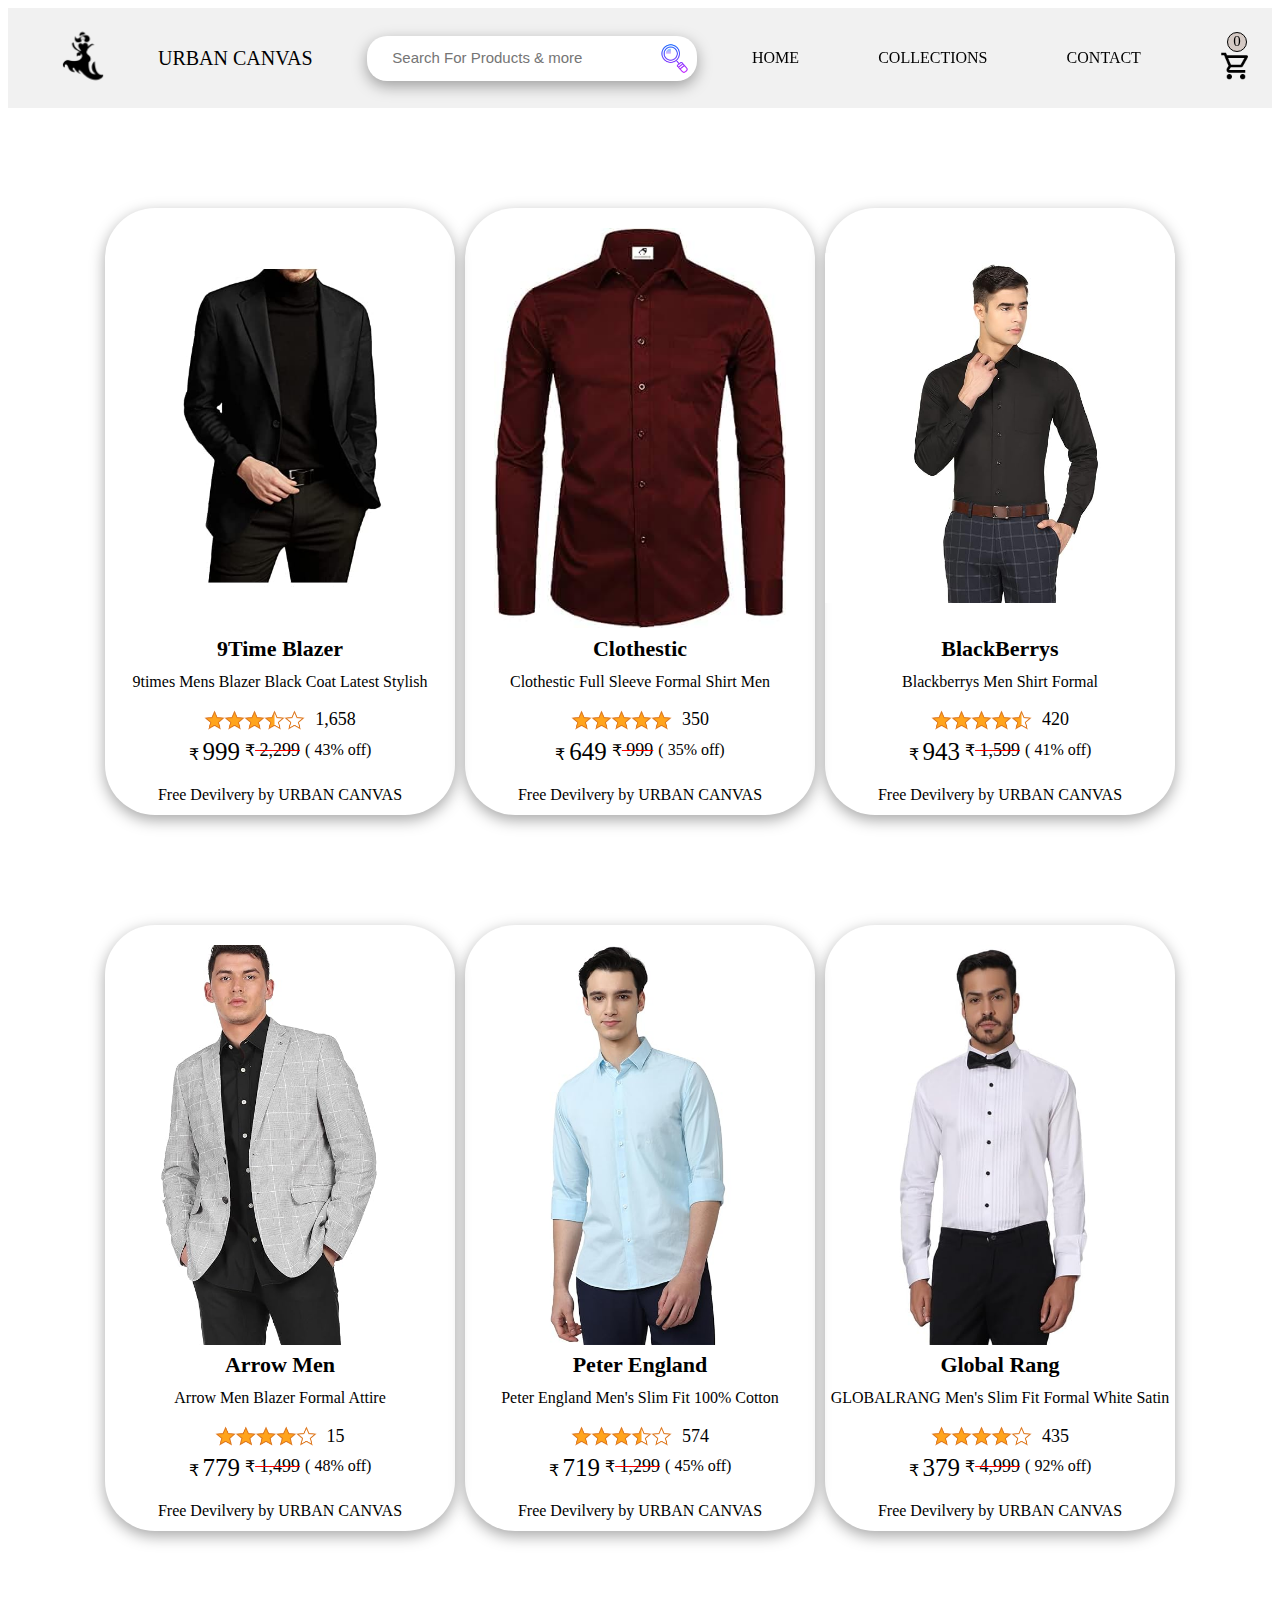
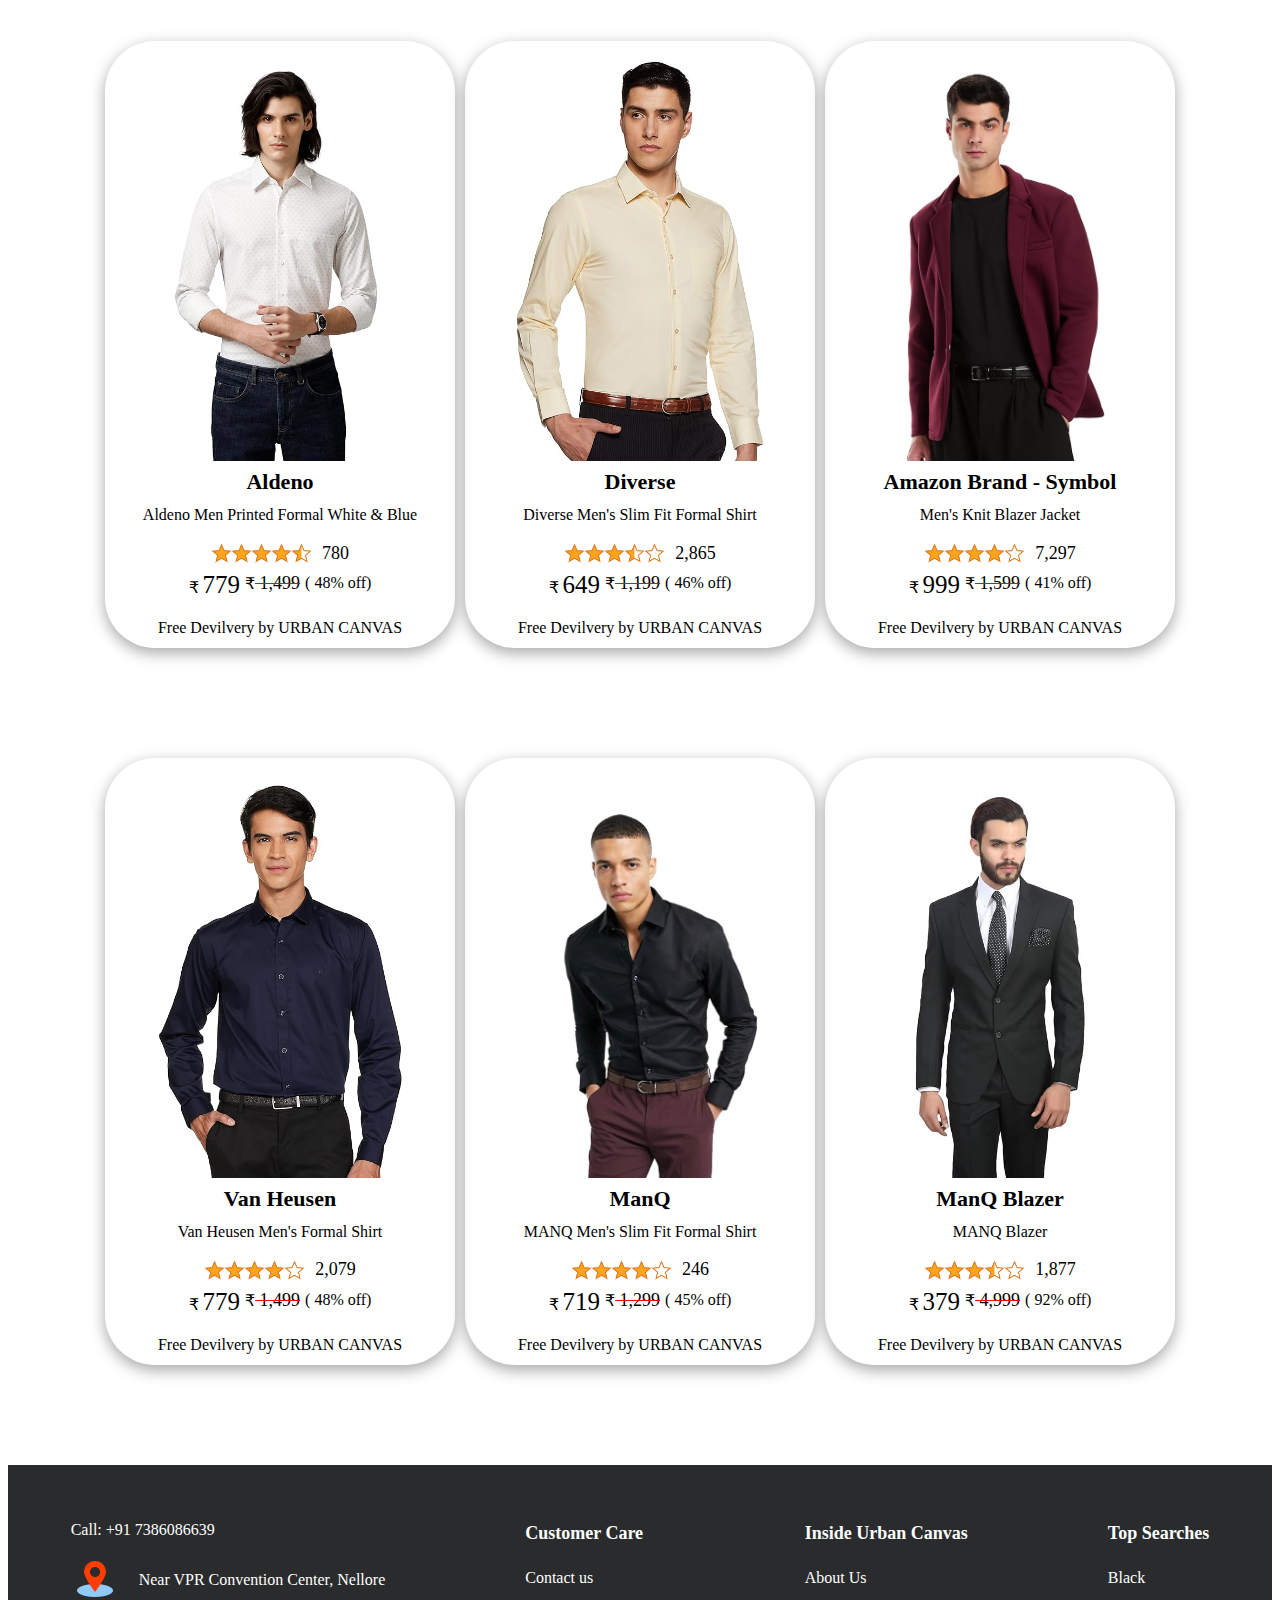
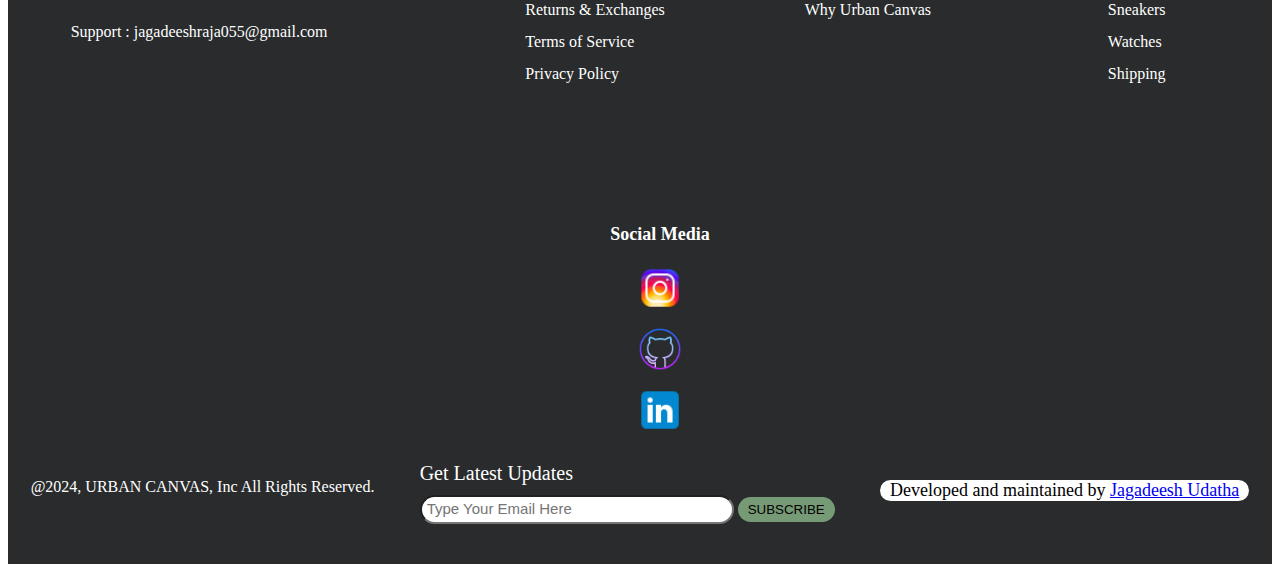
<file: mens-formals.html>
<!DOCTYPE html>
<html lang="en">
<head>
  <meta charset="UTF-8">
  <meta name="viewport" content="width=device-width, initial-scale=1.0, maximum-scale=1.0, user-scalable=no">

  <title>Mens Casuals</title>
  <link rel = "stylesheet" href = "header.css">
  <link rel = "stylesheet" href = "mens-casuals.css">
  <link rel="stylesheet" href = "footer.css">
  <link rel = "stylesheet" href = "media-screen.css">

</head>
<body>
  <div  class="header-div" id = "header-div-id">
    <header>
      <nav class="main-header">
        <div class="outer-left-header">
          <div class="left-header">
            <a href = "index.html">
              <img class="main-logo" src = "images/UrbanCanvasLogo.png" alt = "Fashion-Logo">
            </a>
            <p class="logo-name">
              URBAN CANVAS
            </p>
          </div>
          <div class="mobile-menu">
            <div class="add-to-cart">
              <div class="cart-value-div">
                <p class="cart-value"> 0 </p>
              </div>
              <a href = "cart.html"><img class="add-to-cart-img" src="images/AddToCart.png" alt = "Cart"></a>
  
            </div>
          </div>
        </div>
        
        <div class="results-bar">
            <input type = "text" placeholder="Search For Products & more" class="search-input">
            <img onclick = "searchItems();" src = "images/icons/icons8-search-64.png">
          
        </div>
        <div class="right-header">
          <li onclick = "goToHomePage();">HOME</li>
          <li onclick = "redirectToCollections()">COLLECTIONS</li>
          <li onclick = "scrollToSection('contact-page');">CONTACT</li>
          
          <div class="add-to-cart" >
            <div class="cart-value-div">
              <p class="cart-value"> 0 </p>
            </div>
            <a href = "cart.html"><img class="add-to-cart-img" src="images/AddToCart.png" alt = "Cart"></a>

          </div>
        </div>
  
      </nav>
    </header>
  </div>
  <div class="all-outfits-mens-casual" id="all-men-casual">
   
  </div>
  <footer id="contact-page">
    <section class="contact-section">
      
      <div class="all-footer">
        <div class="phone-email">
          <p> Call: +91 7386086639</p>
          <div class="maps-icon">
            <a href = "https://www.google.com/maps/place/VPR+Convention+Centre/@14.3868989,79.9752205,15z/data=!4m6!3m5!1s0x3a4cf3afc59ce0b1:0xd9302344cf956f59!8m2!3d14.3877938!4d79.9732563!16s%2Fg%2F1q62fb8f_?entry=ttu">          <img src = "images/icons/icons8-place-marker-48.png">
            </a>
            <p> Near VPR Convention Center, Nellore</p>
          </div>
          <p> Support : jagadeeshraja055@gmail.com</p>
        </div>

        <div class="customer-care">
          <ul> <p>Customer Care</p>
            <li>Contact us</li>
            <li>Returns & Exchanges</li>
            <li>Terms of Service</li>
            <li>Privacy Policy</li>
          </ul>
        </div>

        <div class="inside-urban-canvas">
          <ul> <p>Inside Urban Canvas</p>
            <li>About Us</li>
            <li>Why Urban Canvas</li>
          </ul>
        </div>

        <div class="top-searches">
          <ul> <p>Top Searches</p>
            <li>Black</li>
            <li>Sneakers</li>
            <li>Watches</li>
            <li>Shipping</li>
          </ul>
        </div>

        <div class="social-media">
          <ul> <p> Social Media </p>
          <li>
            <div class="social-media-data">
             <a href = "https://www.instagram.com/jagadeesh_raja_/">
              <img src = "images/icons/icons8-instagram-48.png">
             </a>
            </div>
          </li>
          <li>
            <div class="social-media-data">
              <a href ="https://github.com/Jagadeesh-Udatha?tab=repositories">
                <img src = "images/icons/icons8-github-64.png">
              </a>
            </div>
          </li>
          <li>
            <div class="social-media-data">
              <a href  = "https://www.linkedin.com/in/jagadeesh-udatha-109935244/">
                <img src = "images/icons/icons8-linkedin-48.png">
              </a>
            </div>
          </li>
        </ul>  
        </div>
      </div>

      <div class="end-footer">
        <div class="rights">
          <p>@2024, URBAN CANVAS, Inc <span> All Rights Reserved.</span></p>
        </div>
        <div class="get-latest-info">
          <label for="text" > Get Latest Updates </label>
          <div clas="all-latest">
            <input type = 'text' id = "text" placeholder="Type Your Email Here">
            <button class="all-latest-button">
              SUBSCRIBE
            </button>
          </div>
        </div>
        <div class="maintained">
          <p>Developed and maintained by <a href = "https://www.linkedin.com/in/jagadeesh-udatha-109935244/"> Jagadeesh Udatha</a></p>
        </div>
      </div>
    </section>
  </footer>
  <script src = "formals.js"></script>
    <script src  = "search-items.js"></script>

  
</body>
</html>
</file>
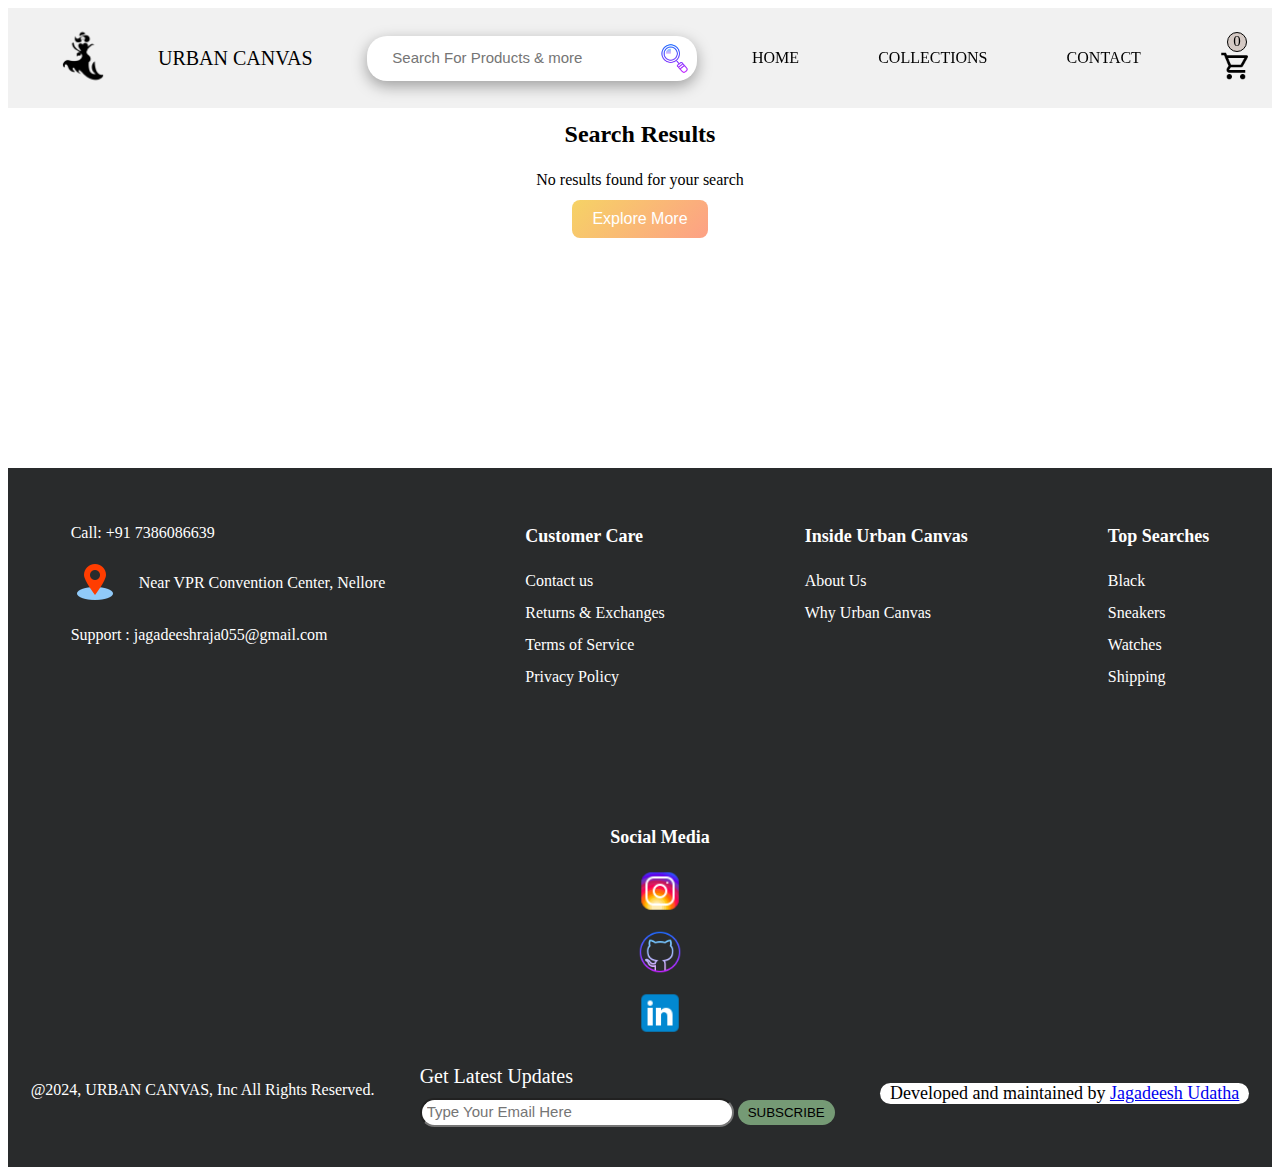
<file: results.html>
<!DOCTYPE html>
<html lang="en">
<head>
  <meta charset="UTF-8">
  <meta name="viewport" content="width=device-width, initial-scale=1.0, maximum-scale=1.0, user-scalable=no">

  <title>Search Results</title>
  <link rel = "stylesheet" href = "mens-casuals.css">
  <link rel = "stylesheet" href = "results.css">
  <link rel = "stylesheet" href = "header.css">
  <link rel = "stylesheet" href = "footer.css">
  <link rel = "stylesheet" href = "media-screen.css">
  
</head>
<body>
  <div  class="header-div" id = "header-div-id">
    <header>
      <nav class="main-header">
        <div class="outer-left-header">
          <div class="left-header">
            <a href = "index.html">
              <img class="main-logo" src = "images/UrbanCanvasLogo.png" alt = "Fashion-Logo">
            </a>
            <p class="logo-name">
              URBAN CANVAS
            </p>
          </div>
          <div class="mobile-menu">
            <div class="add-to-cart">
              <div class="cart-value-div">
                <p class="cart-value"> 0 </p>
              </div>
              <a href = "cart.html"><img class="add-to-cart-img" src="images/AddToCart.png" alt = "Cart"></a>
  
            </div>
          </div>
        </div>
        
        <div class="results-bar">
            <input type = "text" placeholder="Search For Products & more" class="search-input">
            <img onclick = "searchItems();" src = "images/icons/icons8-search-64.png">
          
        </div>
        <div class="right-header">
          <li onclick = "goToHomePage();">HOME</li>
          <li onclick = "redirectToCollections()">COLLECTIONS</li>
          <li onclick = "scrollToSection('contact-page');">CONTACT</li>
          
          <div class="add-to-cart" >
            <div class="cart-value-div">
              <p class="cart-value"> 0 </p>
            </div>
            <a href = "cart.html"><img class="add-to-cart-img" src="images/AddToCart.png" alt = "Cart"></a>

          </div>
        </div>
  
      </nav>
    </header>
  </div>
  <div class="results-data">
    
  </div>
  
  <div class="all-results">
  </div>
  <footer id="contact-page">
    <section class="contact-section">
      
      <div class="all-footer">
        <div class="phone-email">
          <p> Call: +91 7386086639</p>
          <div class="maps-icon">
            <a href = "https://www.google.com/maps/place/VPR+Convention+Centre/@14.3868989,79.9752205,15z/data=!4m6!3m5!1s0x3a4cf3afc59ce0b1:0xd9302344cf956f59!8m2!3d14.3877938!4d79.9732563!16s%2Fg%2F1q62fb8f_?entry=ttu">          <img src = "images/icons/icons8-place-marker-48.png">
            </a>
            <p> Near VPR Convention Center, Nellore</p>
          </div>
          <p> Support : jagadeeshraja055@gmail.com</p>
        </div>

        <div class="customer-care">
          <ul> <p>Customer Care</p>
            <li>Contact us</li>
            <li>Returns & Exchanges</li>
            <li>Terms of Service</li>
            <li>Privacy Policy</li>
          </ul>
        </div>

        <div class="inside-urban-canvas">
          <ul> <p>Inside Urban Canvas</p>
            <li>About Us</li>
            <li>Why Urban Canvas</li>
          </ul>
        </div>

        <div class="top-searches">
          <ul> <p>Top Searches</p>
            <li>Black</li>
            <li>Sneakers</li>
            <li>Watches</li>
            <li>Shipping</li>
          </ul>
        </div>

        <div class="social-media">
          <ul> <p> Social Media </p>
          <li>
            <div class="social-media-data">
             <a href = "https://www.instagram.com/jagadeesh_raja_/">
              <img src = "images/icons/icons8-instagram-48.png">
             </a>
            </div>
          </li>
          <li>
            <div class="social-media-data">
              <a href ="https://github.com/Jagadeesh-Udatha?tab=repositories">
                <img src = "images/icons/icons8-github-64.png">
              </a>
            </div>
          </li>
          <li>
            <div class="social-media-data">
              <a href  = "https://www.linkedin.com/in/jagadeesh-udatha-109935244/">
                <img src = "images/icons/icons8-linkedin-48.png">
              </a>
            </div>
          </li>
        </ul>  
        </div>
      </div>

      <div class="end-footer">
        <div class="rights">
          <p>@2024, URBAN CANVAS, Inc <span> All Rights Reserved.</span></p>
        </div>
        <div class="get-latest-info">
          <label for="text" > Get Latest Updates </label>
          <div clas="all-latest">
            <input type = 'text' id = "text" placeholder="Type Your Email Here">
            <button class="all-latest-button">
              SUBSCRIBE
            </button>
          </div>
        </div>
        <div class="maintained">
          <p>Developed and maintained by <a href = "https://www.linkedin.com/in/jagadeesh-udatha-109935244/"> Jagadeesh Udatha</a></p>
        </div>
      </div>
    </section>
  </footer>
  <script src  = "search-items.js"></script>

  <script src="results.js"></script>
</body>
</html>
</file>
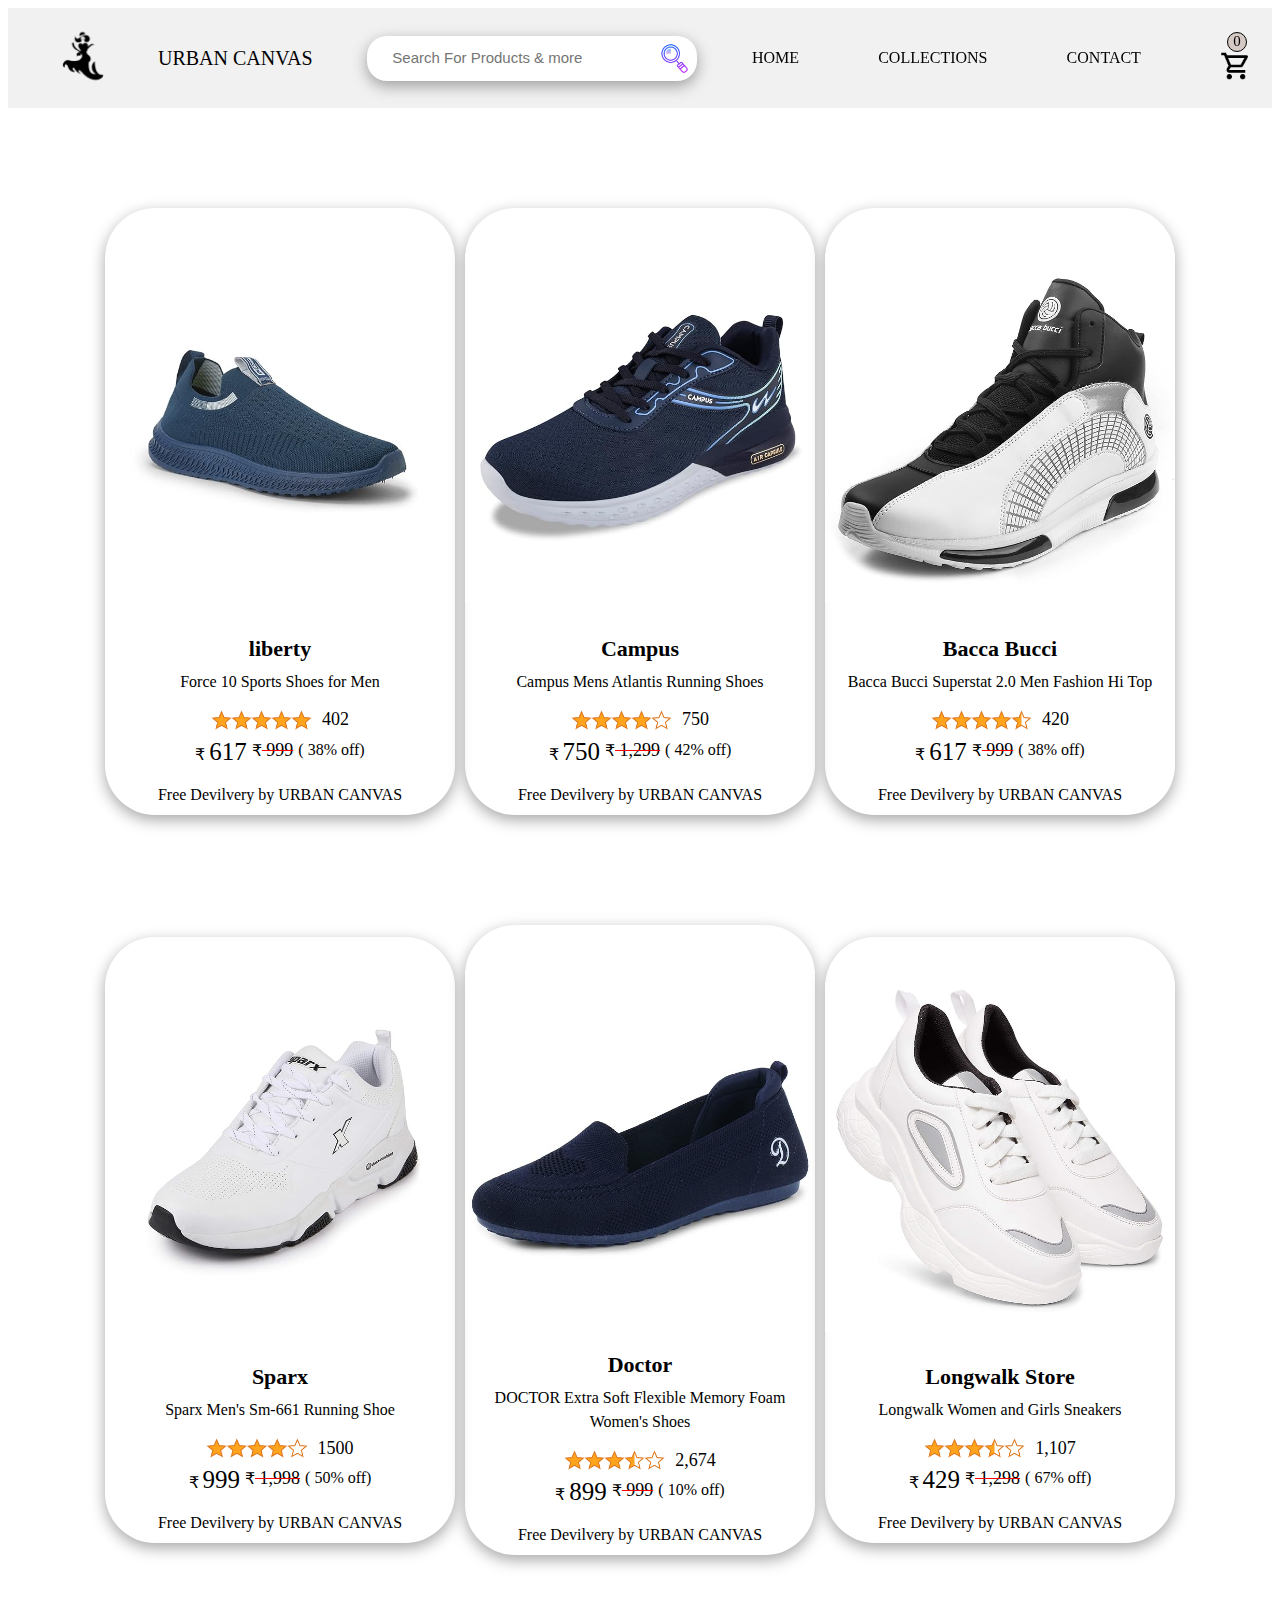
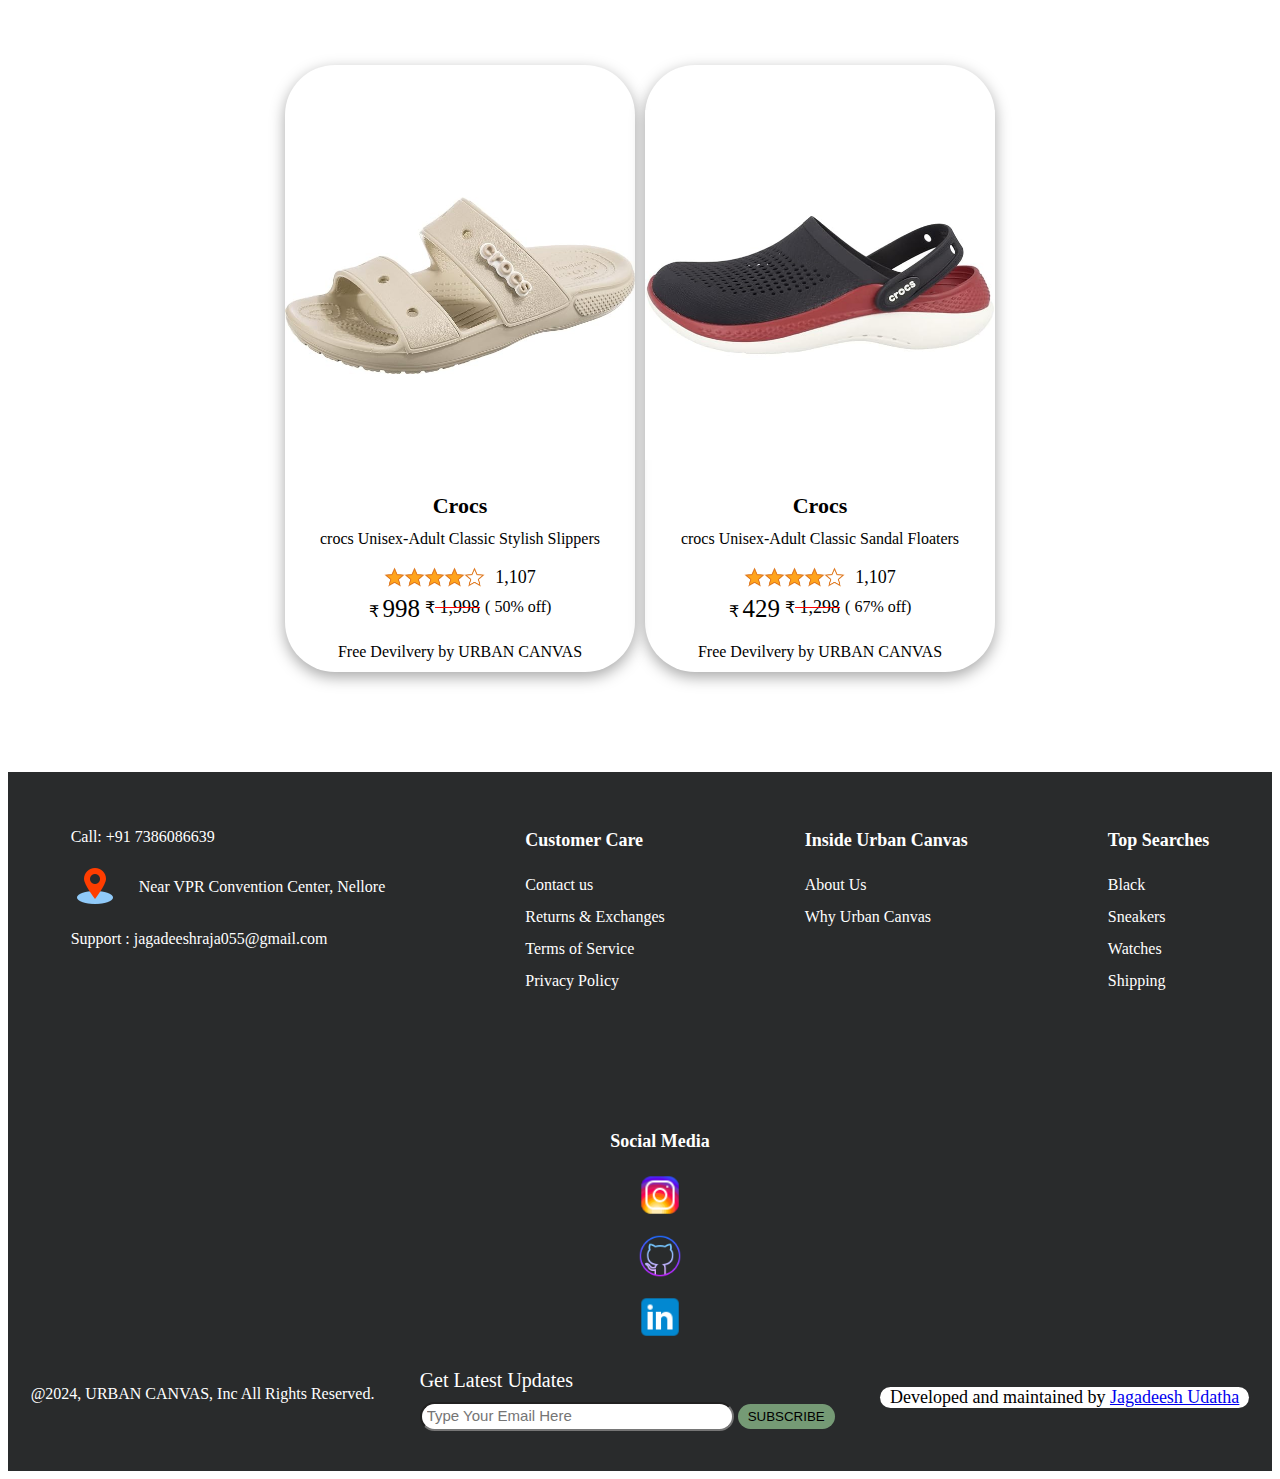
<file: shoe-collection.html>
<!DOCTYPE html>
<html lang="en">
<head>
  <meta charset="UTF-8">
  <meta name="viewport" content="width=device-width, initial-scale=1.0, maximum-scale=1.0, user-scalable=no">

  <title>Mens Casuals</title>
  <link rel = "stylesheet" href = "header.css">
  <link rel = "stylesheet" href = "mens-casuals.css">
  <link rel="stylesheet" href = "footer.css">
  <link rel = "stylesheet" href = "media-screen.css">

</head>
<body>
  <div  class="header-div" id = "header-div-id">
    <header>
      <nav class="main-header">
        <div class="outer-left-header">
          <div class="left-header">
            <a href = "index.html">
              <img class="main-logo" src = "images/UrbanCanvasLogo.png" alt = "Fashion-Logo">
            </a>
            <p class="logo-name">
              URBAN CANVAS
            </p>
          </div>
          <div class="mobile-menu">
            <div class="add-to-cart">
              <div class="cart-value-div">
                <p class="cart-value"> 0 </p>
              </div>
              <a href = "cart.html"><img class="add-to-cart-img" src="images/AddToCart.png" alt = "Cart"></a>
  
            </div>
          </div>
        </div>
        
        <div class="results-bar">
            <input type = "text" placeholder="Search For Products & more" class="search-input">
            <img onclick = "searchItems();" src = "images/icons/icons8-search-64.png">
          
        </div>
        <div class="right-header">
          <li onclick = "goToHomePage();">HOME</li>
          <li onclick = "redirectToCollections()">COLLECTIONS</li>
          <li onclick = "scrollToSection('contact-page');">CONTACT</li>
          
          <div class="add-to-cart" >
            <div class="cart-value-div">
              <p class="cart-value"> 0 </p>
            </div>
            <a href = "cart.html"><img class="add-to-cart-img" src="images/AddToCart.png" alt = "Cart"></a>

          </div>
        </div>
  
      </nav>
    </header>
  </div>
  <div class="all-outfits-mens-casual" id="all-men-casual">
   
  </div>
  <footer id="contact-page">
    <section class="contact-section">
      
      <div class="all-footer">
        <div class="phone-email">
          <p> Call: +91 7386086639</p>
          <div class="maps-icon">
            <a href = "https://www.google.com/maps/place/VPR+Convention+Centre/@14.3868989,79.9752205,15z/data=!4m6!3m5!1s0x3a4cf3afc59ce0b1:0xd9302344cf956f59!8m2!3d14.3877938!4d79.9732563!16s%2Fg%2F1q62fb8f_?entry=ttu">          <img src = "images/icons/icons8-place-marker-48.png">
            </a>
            <p> Near VPR Convention Center, Nellore</p>
          </div>
          <p> Support : jagadeeshraja055@gmail.com</p>
        </div>

        <div class="customer-care">
          <ul> <p>Customer Care</p>
            <li>Contact us</li>
            <li>Returns & Exchanges</li>
            <li>Terms of Service</li>
            <li>Privacy Policy</li>
          </ul>
        </div>

        <div class="inside-urban-canvas">
          <ul> <p>Inside Urban Canvas</p>
            <li>About Us</li>
            <li>Why Urban Canvas</li>
          </ul>
        </div>

        <div class="top-searches">
          <ul> <p>Top Searches</p>
            <li>Black</li>
            <li>Sneakers</li>
            <li>Watches</li>
            <li>Shipping</li>
          </ul>
        </div>

        <div class="social-media">
          <ul> <p> Social Media </p>
          <li>
            <div class="social-media-data">
             <a href = "https://www.instagram.com/jagadeesh_raja_/">
              <img src = "images/icons/icons8-instagram-48.png">
             </a>
            </div>
          </li>
          <li>
            <div class="social-media-data">
              <a href ="https://github.com/Jagadeesh-Udatha?tab=repositories">
                <img src = "images/icons/icons8-github-64.png">
              </a>
            </div>
          </li>
          <li>
            <div class="social-media-data">
              <a href  = "https://www.linkedin.com/in/jagadeesh-udatha-109935244/">
                <img src = "images/icons/icons8-linkedin-48.png">
              </a>
            </div>
          </li>
        </ul>  
        </div>
      </div>

      <div class="end-footer">
        <div class="rights">
          <p>@2024, URBAN CANVAS, Inc <span> All Rights Reserved.</span></p>
        </div>
        <div class="get-latest-info">
          <label for="text" > Get Latest Updates </label>
          <div clas="all-latest">
            <input type = 'text' id = "text" placeholder="Type Your Email Here">
            <button class="all-latest-button">
              SUBSCRIBE
            </button>
          </div>
        </div>
        <div class="maintained">
          <p>Developed and maintained by <a href = "https://www.linkedin.com/in/jagadeesh-udatha-109935244/"> Jagadeesh Udatha</a></p>
        </div>
      </div>
    </section>
  </footer>
  <script src  = "search-items.js"></script>

  <script src = "shoe-collection.js"></script>
</body>
</html>
</file>
<file: header.css>
header {
  display: flex;
  background-color: #f1f1f1;
  height: 100px;
  align-items: center; 
  transition: all 2s ease-in-out;
} 

.results-bar {
  display: flex;
  justify-content: center;
  align-items: center;
  gap: 10px;
  flex-wrap: wrap;
}



.results-bar input {
  padding: 15px;
  border:none;
  box-shadow: rgba(0, 0, 0, 0.35) 0px 5px 15px;
}

.results-bar img {
  position: absolute;
  height: 35px;
  margin-left: 285px;
}
.results-bar input::placeholder {
  font-size: 15px;
  padding: 10px;
}


.mobile-menu {
  display: none;
}

.header-div {
  z-index:1;
  position: sticky;
  top: 0;


}

nav{
  display: flex;
  width: 100vw;
  justify-content: space-between;
}

nav li {
  list-style: none;
}

.main-logo {
  height: 100px;
}

.logo-name {
  font-size : 20px;
}

.left-header {
  display: flex;
  justify-content: center;
  align-items: center;
}


.right-header {
  display: flex;
  justify-content: space-between;
  align-items: center;
  width: 500px;
  margin-right: 20px;
  list-style:none;
}

.changing-the-header {
  display: flex;
  justify-content: center;
  place-items: center;
}

.right-header-shape {
  backdrop-filter: blur(10px);
  color: black;
  box-shadow: rgba(125, 125, 149, 0.2) 0px 7px 29px 0px;
  padding: 10px 60px;
  border-radius: 50px;
  margin-top: 15px;
}

.outer-left-header {
  display: flex;
  justify-content: space-between;
}



.right-header li {
  transition: all 0.3s ease-in-out;
  cursor: pointer;
}


.style-li {
  display: flex;
  margin-left: 520px;
  gap: 100px;
}

.right-header li:hover {
  transform: scale(1.2);
}

.add-to-cart {
  cursor: pointer;
  margin-bottom: -20px;
}
.add-to-cart-img {
  height: 32px;
}

.cart-value-div {
  position: absolute;
  margin-top: -33px;
  margin-left: 7px;
  height: 0px;
}



.cart-value {
  font-size: 15px;
  height: 18px;
  width: 18px;
  text-align: center;
  border: 1px solid black;
  border-radius: 10px;
  background-color: rgb(212, 201, 196);

}
</file>
<file: index.css>
body {
  height: 2000px;
}
  html {
    scroll-behavior: smooth;
  }


.whole-main-page {
  overflow-x: hidden;
}



.images-scroll {
  display: flex;
  width: 8000px;
  padding-top: 100px;
}


.mens-wear, .womens-wear, .shoes, .accessories, .kids-wear {
  width: 100%;
  display: flex;
  justify-content: center;
  place-items: center;
}

.mens-wear img, .womens-wear img, .shoes img, .accessories img, .kids-wear img{
  height: 500px;
  width: 1000px;
  border-radius: 50px;
  cursor: pointer;
  transition: transform .3s ease-in-out;
}

.images-scroll >  div img:hover {
  transform: scale(1.1);
}

.collections {
  display: flex;
  gap: 120px;
  width: auto;
  justify-content: center;
  flex-wrap: wrap;
  overflow: hidden;
}



.collections > div img{
  height: 500px;
  width: 350px; 
  border-radius: 20px;
  box-shadow: rgba(0, 0, 0, 0.35) 0px 5px 15px;
}

.collections > div {
  cursor: pointer;
}
.collection-name {
  backdrop-filter: blur(5px);
  margin-top: -82px;
  font-size: 25px;
  text-align: center;
  color: white;
  overflow: hidden;
}

h1 {
  margin-top: 100px;
  text-align: center;
  margin-bottom: 50px;
}


.about-section {
  margin-top: 40px;
  padding: 20px;
  background-color: #f8f8f8;
  border-radius: 8px;
  box-shadow: 0 0 10px rgba(0, 0, 0, 0.1);
}

.about-section h2 {
  color: #333;
  font-size: 24px;
  margin-bottom: 15px;
  text-align: center;
}

.about-section p {
  color: #666;
  font-size: 16px;
  line-height: 1.6;
  text-align: center;

}
</file>
<file: media-screen.css>
@media screen and (max-width: 480px) {
  body , .whole-main-page{
    overflow-x: hidden;
  }
  .collection-name {
    backdrop-filter: blur(0px);
  }

  header {
    border-radius : 10px;
    top:0;
    height: 150px;
    width: 100%;
  }

  .right-header {
    display: none;
  }

 

  nav {
    flex-direction: column;
  }

  .right-header-shape {
    display: flex;
    background-color: #f1f1f18a;
    gap: 30px;
  }

  .mobile-menu {
    display: flex;
    flex-direction: column;
    justify-content: center;
    align-items: center;
    font-size: 15px;
    margin-right: 20px;
  }





  .main-logo {
    height: 70px;
  }

  .logo-name {
    font-size: 15px;
    margin-left: -20px;
  }



  .images-scroll {
    width: 1920px;
  }

  .mens-wear img, .womens-wear img, .shoes img, .accessories img, .kids-wear img{
    height: 240px;
    width: 380px;
    border-radius: 30px;
    cursor: pointer;
    transition: transform .3s ease-in-out;
  }

  .collections {
    display: flex;
    gap: 50px;
  }

  .collections > div img {
    height: 200px;
    width: auto;
    box-shadow: rgba(0, 0, 0, 0.35) 0px 5px 15px;
  }

 
    

  .collection-name {
    margin-top: -55px;
    font-size: 15px;
    width: auto;
    padding: 0 23px;
    text-align: center;
    border-radius: 20px;
    color:white;

  }

  .foot-wear-collection p {
    margin-left: 17px;
  }
   
  .footer {
    padding: 40px 10px;
  }

  .phone-email {
    margin-left: 40px;
  }

 .maps-icon {
  flex-direction: column;
  gap: 5px;

 }

  .maps-icon {
    gap:5px;
  }

  .all-footer  {
    gap: 5px;
    font-size: 12px;
    display: flex;
    flex-direction: column;
  }

  li {
    line-height: 1.5;
  }

  .social-media ul{
    gap: 10px;
    display: flex;
    flex-direction: row;
    align-items: center;
    flex-wrap: wrap;

  }

  .social-media-data img {
    height: 30px;
  }

  .end-footer {
    flex-direction: column;
    gap: 10px;
    margin-left: 40px;
  }

  .all-latest-button {
    margin: 5px 0 0 100px;
  }

  .images-section {
    flex-direction: column;
    
  }


  .all-side-images {
    flex-direction: row;
    gap: 10px;
    overflow-x: auto; /* Add this line to enable horizontal scrolling */
    
  }

  .side-images img {
    height: 70px;
    width: auto; 
  }

  .main-image img {
    height: auto;
    width: 380px;
  }

  h1 {
    text-align: center;
  }
  .after-product-info p {
    font-size: 20px;
    text-align: center;
  }

  .after-product-ratings {
    justify-content: center;
    align-items: center;
  }

  .new-cost-discount {
    justify-content: center;
  }

  .newCost-diff {
    font-size: 30px;
  }

  .old-cost-discount {
    text-align: center;
  }
  .size-chart {
    margin-top: -10px;
  }

  .del-option-details {
    justify-content: center;
  }

  

  .check-enter input {
    width: 250px;
    margin-left: 30px;
  }
  .valid{
    margin-left: 30px;
  }

  .whole-cart {
    flex-direction: column;
    align-items: center;
    justify-content: center;
    overflow: hidden;
  }

  

  .cart-product {
    width: auto;
    flex-direction: column;
    padding: 40px 50px;
    justify-content: center;
    gap: 5px;
  }

  .cart-product-data {
    /* justify-content: center; */
    text-align: center;
  }

   
  .cart-image img {
    width: 200px;
    height: auto;
  }

  .cart-image , .cart-timer, .discount-cart-new{
    display: flex;
    justify-content: center;
    align-items: center;
  }
  .cart-timer {
    display: flex;
    justify-content: center;
  }

  .remove-product {
    margin:0px;
  }
  .mrp-cost , .discount-mrp, .extra-Fee, .shipping-fee , .total-amount {
    display: flex;
    justify-content: space-between;
    gap: 40px;
    
  }

  

  .price-amount {
    height: 400px;
    width: 250px;
  }
  


}

  















@media screen and (min-width: 480px) and
    (max-device-width: 780px)  {
      .collection-name {
        backdrop-filter: blur(0px);
      }
      header {
        border-radius : 10px;
        top:0;
        height: 100px;
      }
      .outer-left-header {
        display: flex;
        justify-content: space-between;
        flex-direction: row-reverse;
        gap: 20px;
      }

      .main-header {
        display: flex;
        flex-direction: row;
        justify-content: space-around;
        place-items: center;
      }

      /* .mobile-menu {
        display: none;
      } */

      .mobile-menu {
          display: flex;
          justify-content: center;
          align-items: center;
          font-size: 15px;
          margin-right: 20px;
        }
      
      
      .right-header {
        display: none;
    
      }

      .add-to-cart {
        margin-top:-10px;
      }
    
      nav {
        flex-direction: column;
      }
    
      .right-header-shape {
        display: flex;
        background-color: #f1f1f18a;
        gap: 20px;
      }
    
      
      .main-logo {
        height: 90px;
      }
    
      .logo-name {
        font-size: 15px;
        margin-left: -20px;
      }
      .images-scroll {
        width: 3000px;
      }
    
      .mens-wear img, .womens-wear img, .shoes img, .accessories img, .kids-wear img{
        height: 280px;
        width: 560px;
        border-radius: 30px;
        cursor: pointer;
        transition: transform .3s ease-in-out;
      }

      .collections {
        display: flex;
        gap: 50px;
      }
    
      .collections > div img {
        height: 200px;
        width: auto;
        box-shadow: rgba(0, 0, 0, 0.35) 0px 5px 15px;
      }
      .collection-name {
        margin-top: -55px;
        font-size: 15px;
        width: auto;
        padding: 0 23px;
        text-align: center;
        border-radius: 20px;
        color:white;
    
      }

      .images-section {
        flex-direction: column;
        justify-content: center;
        align-items: center;
      }
    
      .all-side-images {
        flex-direction: row;
        gap: 10px;
        overflow-x: auto; /* Add this line to enable horizontal scrolling */
        
      }
    
      .side-images img {
        height: 90px;
        width: auto; 
      }
    
      .main-image img {
        height: 350px;
      }
    
      h1 {
        text-align: center;
      }
      .after-product-info p {
        font-size: 20px;
        text-align: center;
      }
    
      .after-product-ratings {
        justify-content: center;
        align-items: center;
      }
    
      .new-cost-discount {
        justify-content: center;
      }
    
      .newCost-diff {
        font-size: 30px;
      }
    
      .old-cost-discount {
        text-align: center;
      }
      .size-chart {
        margin-top: -10px;
      }
    
      .del-option-details {
        justify-content: center;
      }
    
      
    
      .check-enter input {
        width: 250px;
        margin-left: 30px;
      }
      .valid{
        margin-left: 30px;
      }

      .whole-cart {
        flex-direction: column;
      }

      .cart-product {
        width: 650px;
      }

      .cart-image img {
        width: 250px;
        height: auto;
      }

      
    
    }


    @media screen and (min-device-width: 780px) 
    and (max-device-width: 1024px) {
      .collection-name {
        backdrop-filter: blur(0px);
      }
      header {
        border-radius : 10px;
        top:0;
        height: 100px;
      }
      .outer-left-header {
        display: flex;
        justify-content: space-between;
        flex-direction: row-reverse;
        gap: 20px;
      }

      .main-header {
        display: flex;
        flex-direction: row;
        justify-content: space-around;
        place-items: center;
      }

      /* .mobile-menu {
        display: none;
      } */

      .mobile-menu {
          display: flex;
          justify-content: center;
          align-items: center;
          font-size: 15px;
          margin-right: 20px;
        }
      
      
      .right-header {
        display: none;
    
      }

      .add-to-cart {
        margin-top:-10px;
      }
    
      nav {
        flex-direction: column;
      }
    
      .right-header-shape {
        display: flex;
        background-color: #f1f1f18a;
        gap: 20px;
      }

      .images-scroll {
        width:3900px;
      }

      .mens-wear img, .womens-wear img, .shoes img, .accessories img, .kids-wear img{
        height: 400px;
        width: 750px;
        border-radius: 30px;
        cursor: pointer;
        transition: transform .3s ease-in-out;
      }

      
  .images-section {
    height: auto;
  }

  .all-side-images {
    gap: 10px;
    overflow-x: auto; /* Add this line to enable horizontal scrolling */
    
  }

  .side-images img {
    height: 50px;
    width: auto; 
  }

  .main-image img {
    height: 350px;
  }

  .main-image {
    height: 400px;
  }

  h1 {
    text-align: center;
  }
  .after-product-info p {
    font-size: 20px;
    text-align: center;
  }

  .after-product-ratings {
    justify-content: center;
    align-items: center;
  }

  .new-cost-discount {
    justify-content: center;
  }

  .newCost-diff {
    font-size: 30px;
  }

  .old-cost-discount {
    text-align: center;
  }
  .size-chart {
    margin-top: -10px;
  }

  .del-option-details {
    justify-content: center;
  }

  

  .check-enter input {
    width: 250px;
    margin-left: 30px;
  }
  .valid{
    margin-left: 30px;
  }

  .whole-cart {
    flex-direction: column;
  }

}
</file>
<file: footer.css>
footer {
  background-color: #292b2c;
  color: #fff;
  padding: 40px 0;
}

.phone-email {
  display: flex;
  flex-direction: column;

}
.maps-icon {
  display: flex;
  gap: 20px;
  justify-content: center;
}

.maintained p{
  background-color: white;
  color: black;
  font-size: 18px;
  border-radius: 30px;
  padding: 0 10px;
}


.all-footer{
  display: flex;
  justify-content: center;
  gap:100px;
  flex-wrap: wrap;
}

li {
  line-height: 2;
  cursor: pointer;
}

.all-footer ul{
  list-style: none;
}

.social-media-data {
  display: flex;
  gap: 20px;
  justify-content: center;
  align-items: center;
}

.social-media-data  img {
  height: 50px;
  transition: all 0.5s ease-in-out;
  
}

.social-media-data img:hover {
  cursor: pointer;
  transform: scale(1.1);
}

ul p {
  font-size: 18px;
  font-weight: bold;
}

.end-footer {
  display: flex;
  justify-content: center;
  justify-content: space-around;
  flex-wrap: wrap;

}

.get-latest-info {
  display: flex;
  flex-direction: column;
  gap: 10px;
}

label {
  font-size: 20px;
}

input {
  padding: 5px;
  width: 300px;
  border-radius: 20px;

}

input::placeholder {
  font-size : 15px;
}

.all-latest-button{
  padding: 5px 10px;
  border-radius: 20px;
  background-color: rgb(117, 154, 117);
  border: none;
  cursor: pointer;
}

.all-latest-button:hover {
  background-color: rgba(0, 199, 0, 0.775);
}

.all-latest-button:active {
  transform: scale(0.8);
}
</file>
<file: mens-casuals.css>
.all-outfits-mens-casual {
  display: flex;
  justify-content: center;
  align-items: center;
  gap: 10px;
  flex-wrap: wrap;
  margin-bottom: 100px;
}

.product-details {
  display: flex;
  flex-direction: column;
  text-align: center;
  line-height: .5;
  border-radius: 50px;
  overflow: hidden;
  cursor: pointer;
  width: 350px;
  box-shadow: rgba(0, 0, 0, 0.35) 0px 5px 15px;
  margin-top: 100px;
  transition: all .2s ease-in-out;
}

h1 {
  font-size: 22px;
}
.product-info p {
  line-height: 1.5;
}

.product-image{
  height: 400px;
  object-fit: contain; 
  margin-top: 20px;


}

.product-details:hover {
  transform: scale(1.1);
  margin-left: 15px;
  margin-right: 15px;
}

.rating-product {
  display: flex;
  justify-content: center;
  align-items: center;
  font-size: 18px;
  gap: 10px;
}

.rating-product img {
  height: 20px;
}

.cost-product {
  display: flex;
  justify-content: center;
  gap: 5px;
}

.span-1 {
  font-size: 25px;
}

.span-2 {
  font-size: 18px;
  text-decoration: line-through red;
}
</file>
<file: cart.css>
.cart-container {
  display: flex;
  justify-content: center;
  align-items: center;
  flex-direction: column;
  gap:70px;
  margin: 50px;

}




.cart-name {
  line-height: 1.5;
}
.cart-product {
  display: flex;
  line-height: .8;
  box-shadow: rgba(0, 0, 0, 0.35) 0px 5px 15px;
  width: 700px;
  border-radius: 50px;
  overflow: hidden;
  padding: 30px 20px 30px 100px;
  gap: 50px;
}

.free {
  color: Green;
}

.free span {
  color: black;
}
.cart-product-brand {
  line-height:0.8;
}

.cart-image {
  width: 350px;
  display: flex;
  justify-content: center;
}

.cart-image img{
  display: flex;
  height : 200px;
  justify-content: center;
  
  
}

.discount-cart-new {
  display: flex;
  gap: 15px;
  height: 30px;
  align-items: center;
  margin-top: -8px;

}

.cart-brand {
  color:rgb(105, 103, 250);
  font-size: 25px;
}
.cart-old-cost {
  text-decoration: line-through red;
}

.sold-by {
  font-size: 13px;
  color: rgb(92, 91, 91);
}
.cart-timer {
  display: flex;
  gap: 10px;
  align-items: center;
}
.cart-timer img{
  height: 30px;
  border-radius: 20px;
}

.remove-product {
  border-radius : 10px;
  padding: 5px 10px;
  border: none;
  background: linear-gradient(135deg, #f6d365, #fda085);
  color: #fff;
  cursor: pointer;
  margin: 10px 0 0 50px;
}

.remove-product:hover {
  transform: scale(1.05);
}

.remove-product:active {
  transform: scale(0.95);
}

.cart-discount {
  color: red;
}

.whole-cart {
  display: flex;
  justify-content: space-around;
}

.price-amount {
  position: sticky;
  top: 130px; /* Adjust this value as needed to control the distance from the top of the viewport */
  display: flex;
  flex-direction: column;
  box-shadow: rgba(0, 0, 0, 0.35) 0px 5px 15px;
  margin: 50px;
  padding: 30px;
  border-radius: 30px;
  height: 350px;
  z-index:500;
}

.mrp-cost , .discount-mrp, .extra-Fee, .shipping-fee , .total-amount {
  display: flex;
  justify-content: space-between;
  gap: 100px;
  
}


.send-off-details {
  display: flex;
  width: 100%;
  flex-direction: column;
  gap: 10px;
}

.send-off-details button {
  background-color: #3498db; /* Blue */
  color: #fff;
  padding: 12px 24px;
  border: none;
  border-radius: 4px;
  cursor: pointer;
  font-size: 16px;
  transition: background-color 0.3s ease-in-out, box-shadow 0.3s ease-in-out;
}

.send-off-details button:hover {
  background-color: #2980b9; /* Darker Blue on hover */
}

.send-off-details button:active {
  background-color: #1f618d; /* Slightly Darker Blue on active/clicked state */
  box-shadow: 0 3px 6px rgba(0, 0, 0, 0.2);
  transform: translateY(2px);
}

.send-off-details button:last-child {
  background-color: #e74c3c; /* Red for the second button */
}

.send-off-details button:last-child:hover {
  background-color: #c0392b; /* Darker Red on hover */
}

.send-off-details button:last-child:active {
  background-color: #922b21; /* Slightly Darker Red on active/clicked state */
  box-shadow: 0 3px 6px rgba(0, 0, 0, 0.2);
  transform: translateY(2px);
}


.shipping-fee span {
  text-decoration: line-through red;
}

.change-render-cart {
  display: flex;
  flex-direction: column;
  justify-content: center;
  align-items: center;
  margin-top: 300px;
  gap: 20px;
  font-size : 20px;
  margin-bottom: 200px;
}

.change-render-cart button {
  padding: 10px 20px;
  font-size: 16px;
  border-radius: 8px;
  cursor: pointer;
  background: linear-gradient(135deg, #f6d365, #fda085);
  color: #fff;
  border: none;
  transition: all 0.3s ease-in-out, transform 0.2s;
}

.change-render-cart button:hover {
  transform: scale(1.05);
}

.change-render-cart button:active {
  transform: scale(0.95);
}
</file>
<file: results.css>
.all-results {
  display: flex;
  justify-content: center;
  align-items: center;
  gap:10px;
  flex-wrap: wrap;
  margin-bottom: 300px;
  margin-top:-70px;
}

.results-data {
  display: flex;
  flex-direction: column;
  justify-content: center;
  align-items: center;
  line-height: 0.5;
}

.results-data button {
  padding: 10px 20px;
  font-size: 16px;
  border-radius: 8px;
  cursor: pointer;
  transition: all 0.3s ease-in-out, transform 0.2s;
}

.results-data button {
  background: linear-gradient(135deg, #f6d365, #fda085);
  color: #fff;
  border: none;
}


/* Hover and Active Effects */
.results-data button:hover {
  transform: scale(1.05);
}

.results-data button:active{
  transform: scale(0.95);
}
</file>
